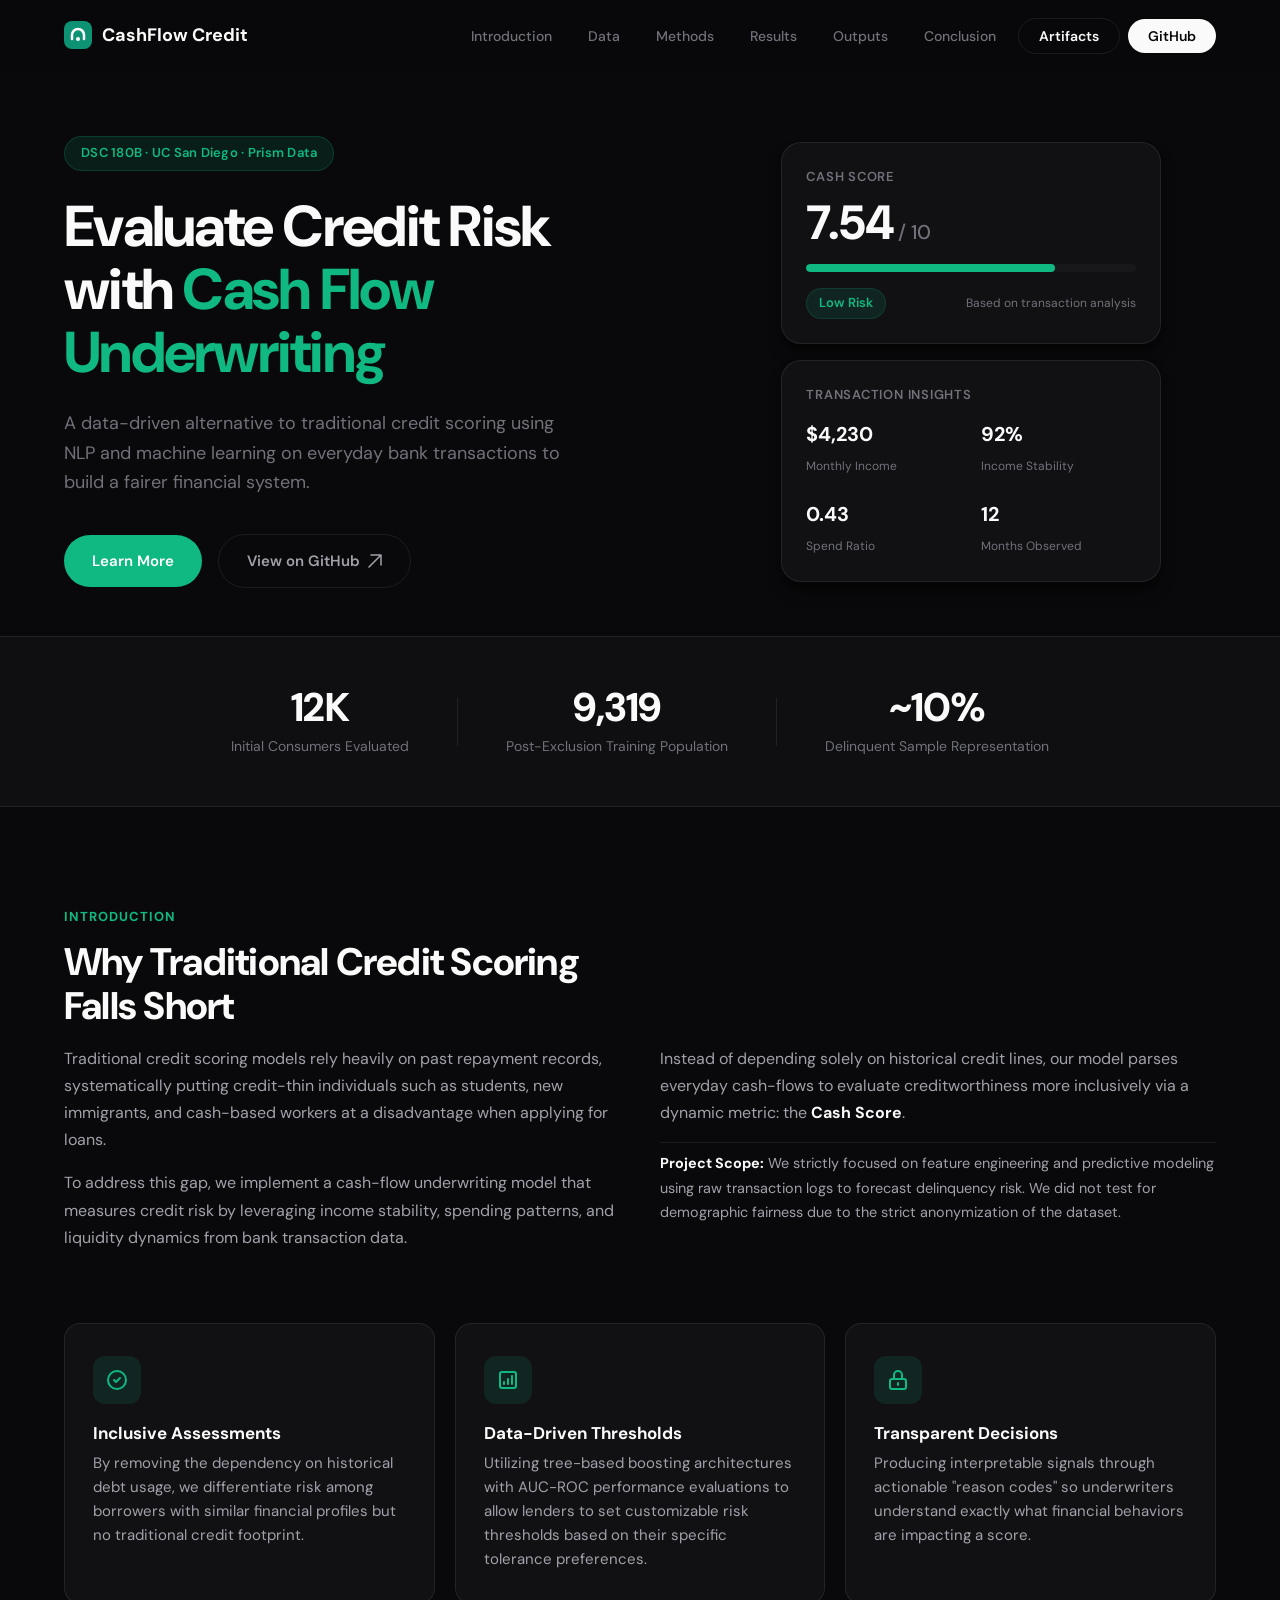
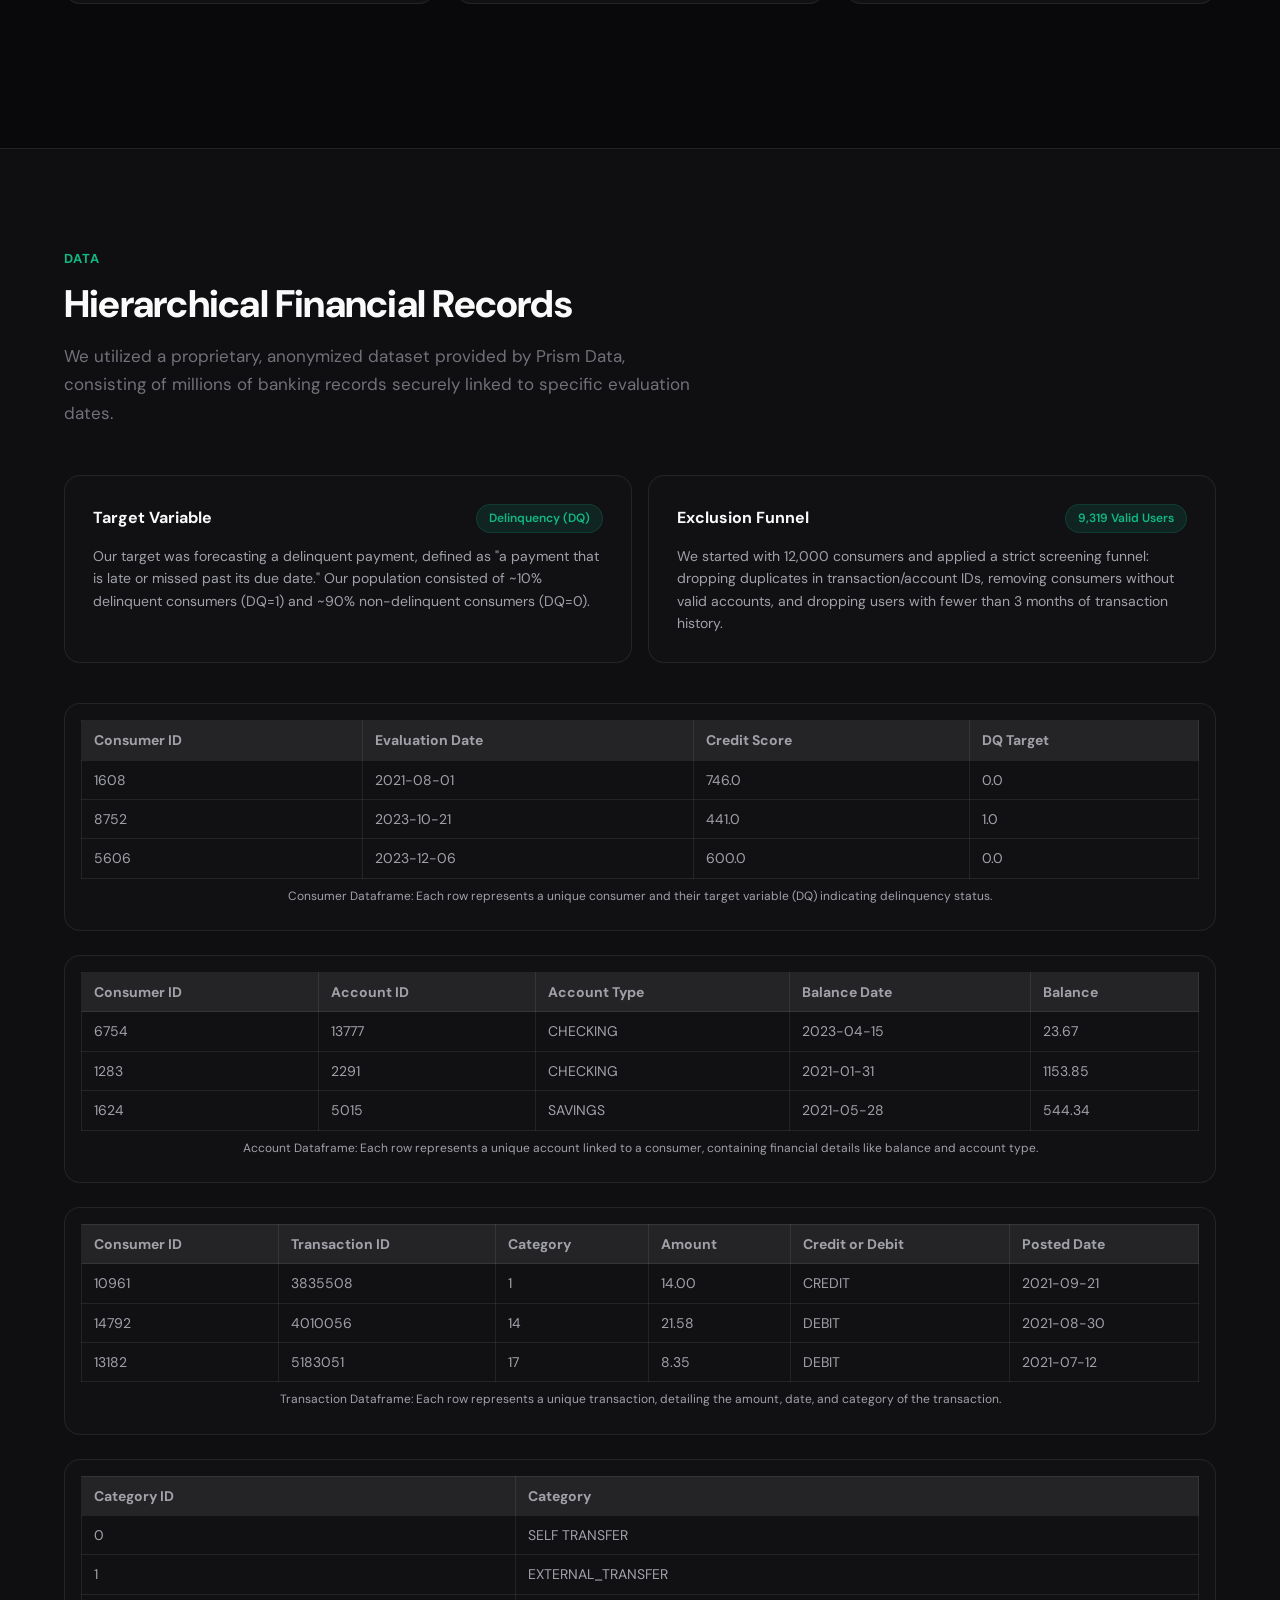
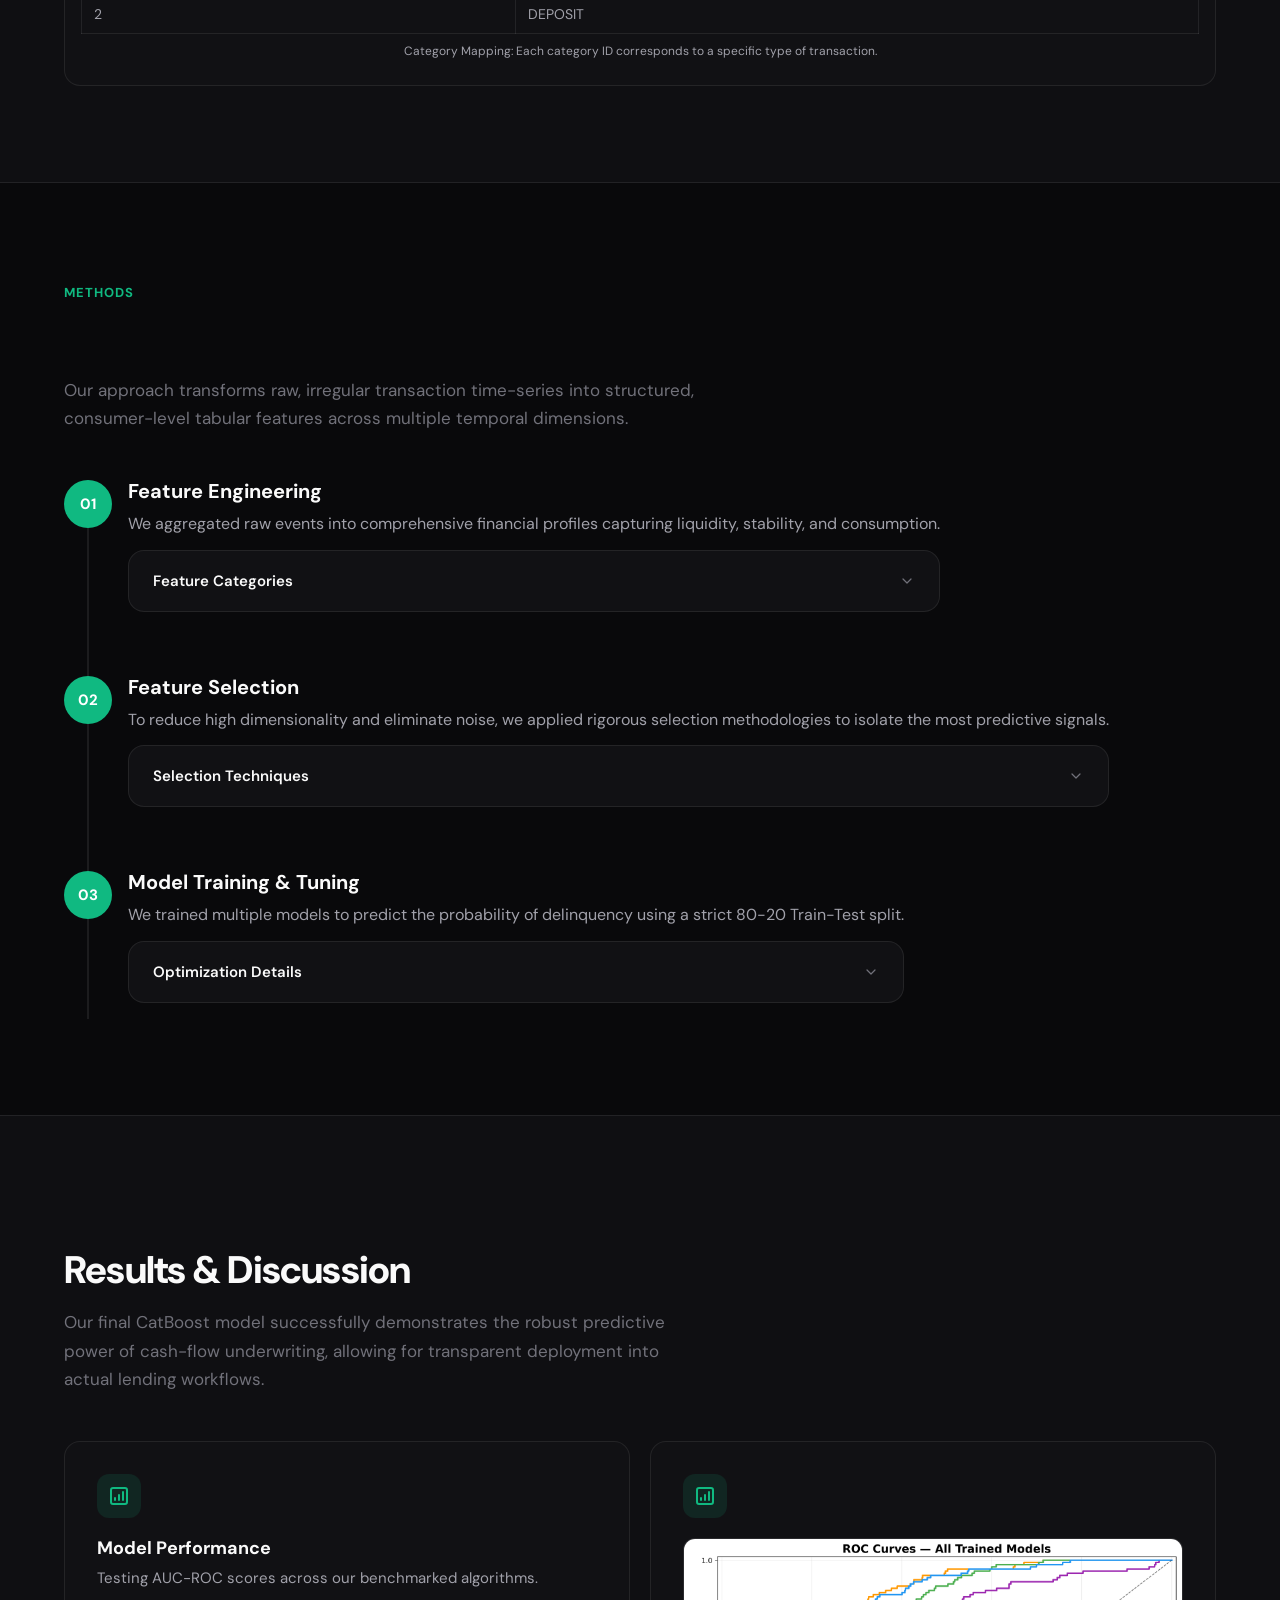
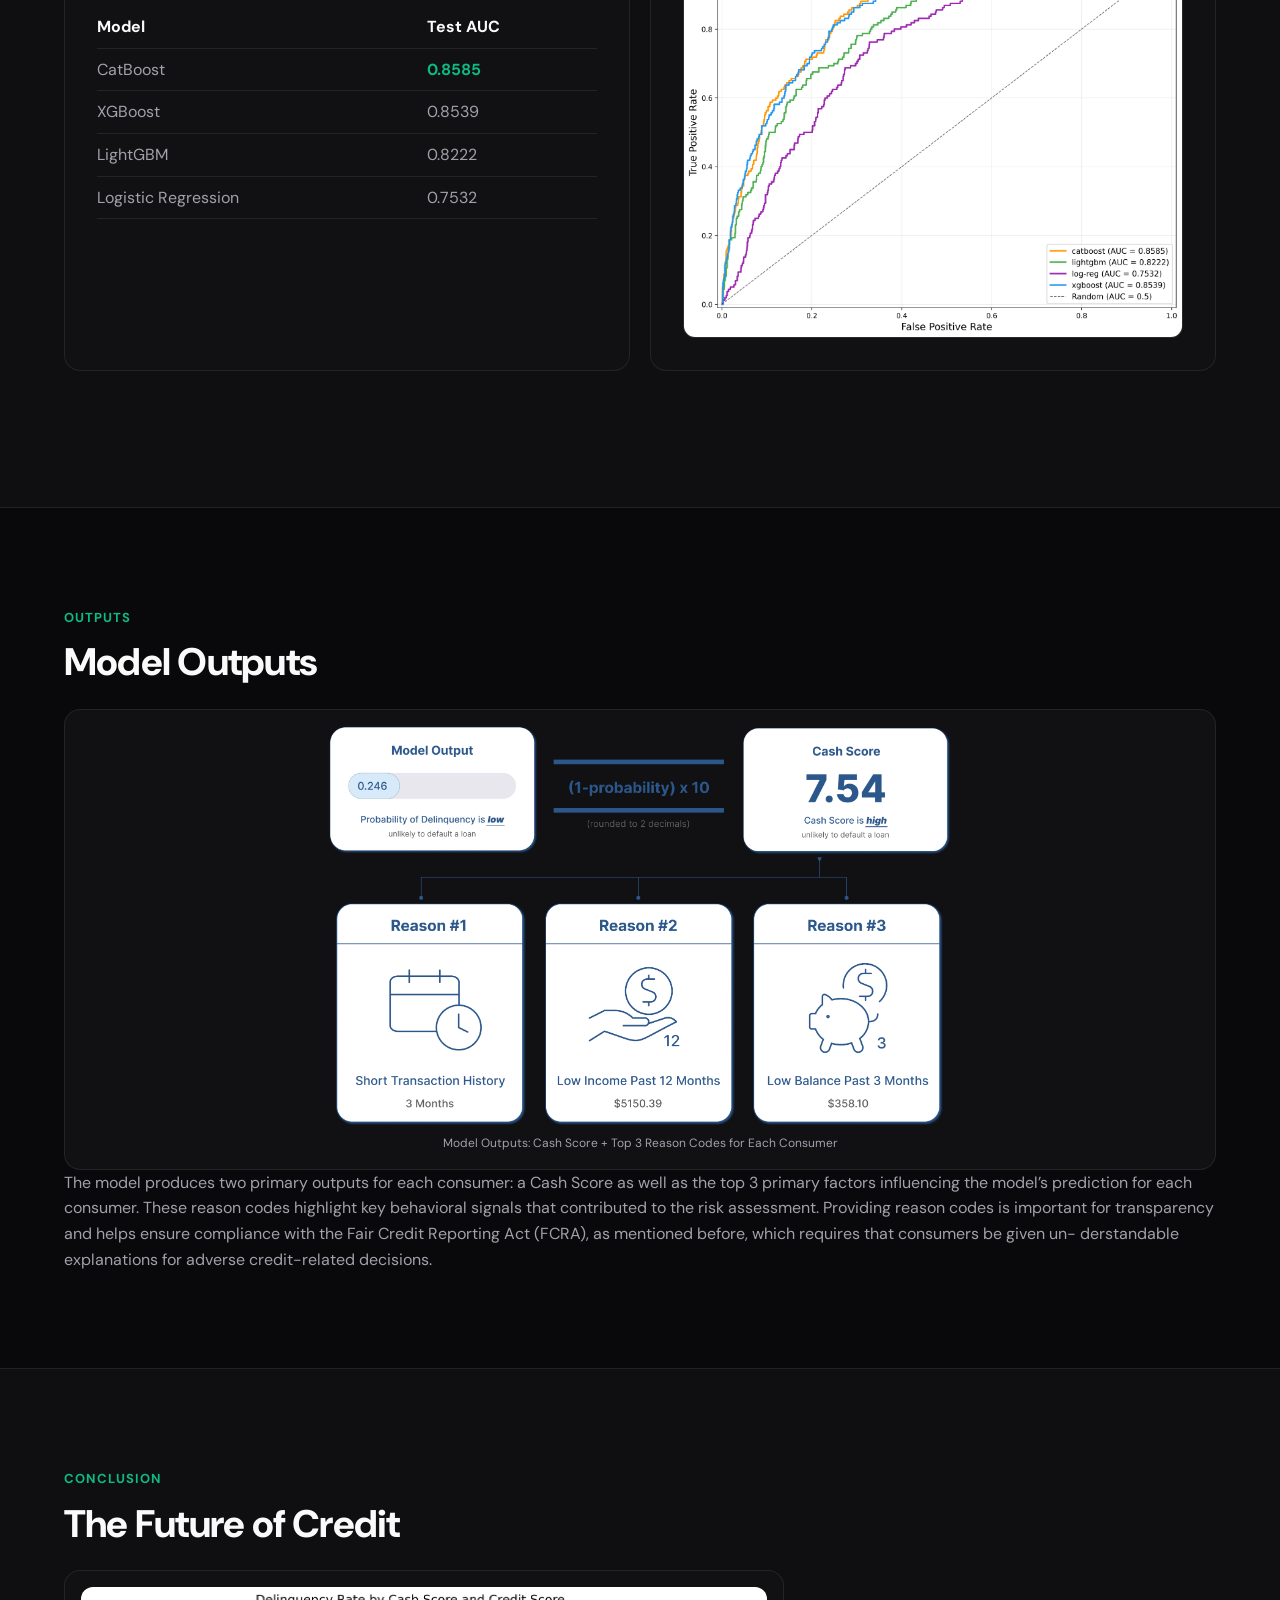
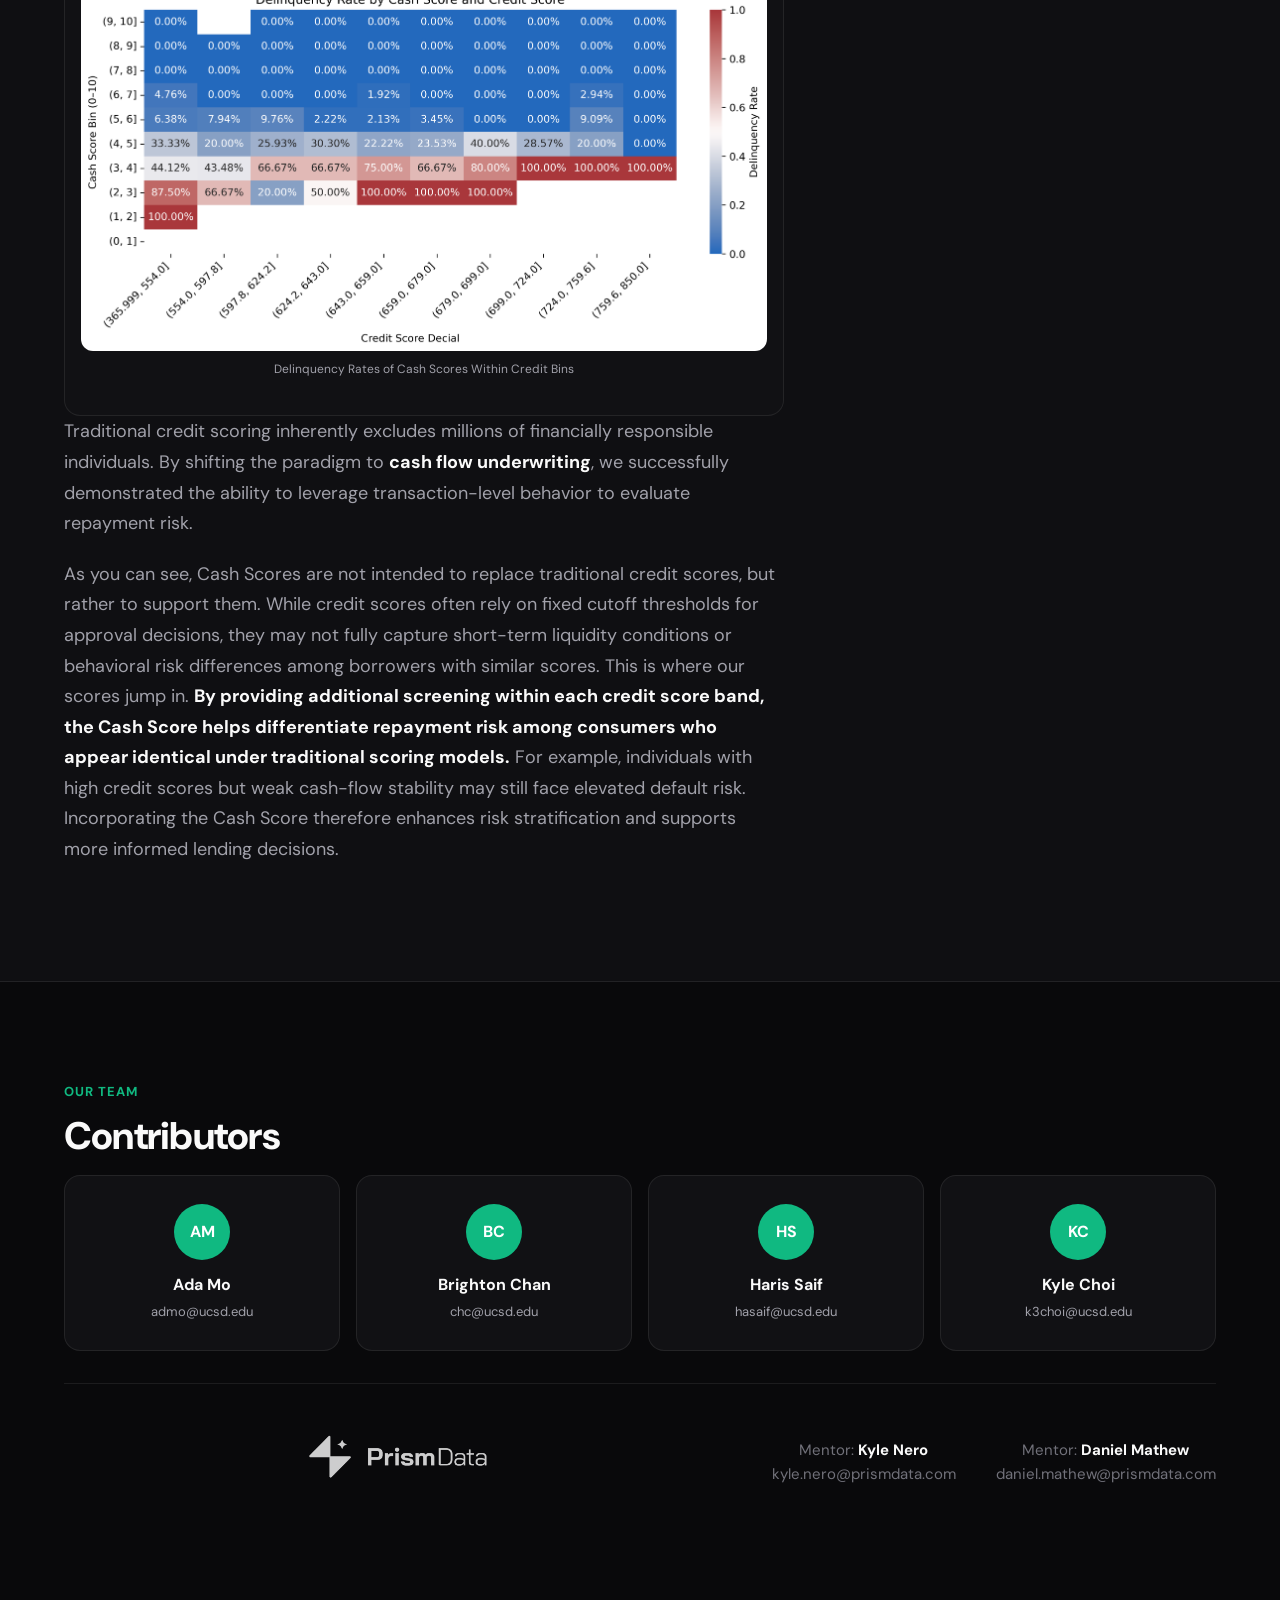
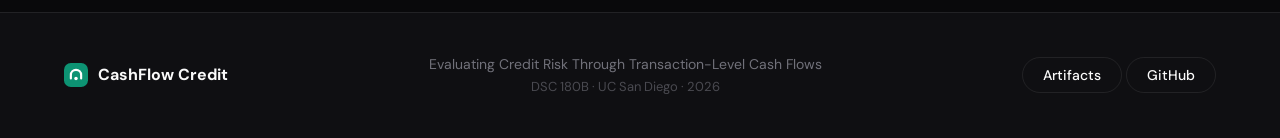
<file: docs/index.html>
<!DOCTYPE html>
<html lang="en">

<head>
    <meta charset="UTF-8" />
    <meta name="viewport" content="width=device-width, initial-scale=1.0" />
    <title>Cash Flow Credit Scoring | DSC 180B Capstone</title>
    <meta name="description"
        content="Evaluating Credit Risk Through Transaction-Level Cash Flows: a data-driven alternative to traditional scoring." />
    <link rel="preconnect" href="https://fonts.googleapis.com" />
    <link rel="preconnect" href="https://fonts.gstatic.com" crossorigin />
    <link
        href="https://fonts.googleapis.com/css2?family=DM+Sans:wght@400;500;600;700&family=Inter:wght@400;500;600;700;800&display=swap"
        rel="stylesheet" />
    <link rel="stylesheet" href="styles.css" />
</head>

<body>

    <nav class="nav" id="nav">
        <div class="nav-inner">
            <a href="#hero" class="nav-logo">
                <svg class="nav-logo-icon" width="28" height="28" viewBox="0 0 28 28" fill="none"
                    xmlns="http://www.w3.org/2000/svg">
                    <rect width="28" height="28" rx="8" fill="#0D9373" />
                    <path d="M8 18V14C8 10.6863 10.6863 8 14 8C17.3137 8 20 10.6863 20 14V18" stroke="white"
                        stroke-width="2.5" stroke-linecap="round" />
                    <circle cx="14" cy="18" r="2" fill="white" />
                </svg>
                <span>CashFlow Credit</span>
            </a>
            <button class="nav-toggle" id="navToggle" aria-label="Toggle navigation">
                <span></span>
                <span></span>
                <span></span>
            </button>
            <ul class="nav-links" id="navLinks">
                <li><a href="#introduction">Introduction</a></li>
                <li><a href="#data">Data</a></li>
                <li><a href="#methods">Methods</a></li>
                <li><a href="#results">Results</a></li>
                <li><a href="#outputs">Outputs</a></li>
                <li><a href="#conclusion">Conclusion</a></li>
                <li><a href="https://github.com/harisdsc/DSC180B-artifacts" target="_blank" rel="noopener noreferrer"
                        class="nav-cta"
                        style="background: transparent !important; color: var(--foreground) !important; border: 1px solid var(--border);">Artifacts</a>
                </li>
                <li><a href="https://github.com/harisdsc/DSC180B" target="_blank" rel="noopener noreferrer"
                        class="nav-cta">GitHub</a></li>
            </ul>
        </div>
    </nav>

    <section class="hero" id="hero">
        <div class="container hero-container">
            <div class="hero-left">
                <span class="badge">DSC 180B &middot; UC San Diego &middot; Prism Data</span>
                <h1 class="hero-title">
                    Evaluate Credit Risk<br />
                    with <span class="text-accent">Cash Flow<br />Underwriting</span>
                </h1>
                <p class="hero-subtitle">A data-driven alternative to traditional credit scoring using NLP and
                    machine learning on everyday bank transactions to build a fairer financial system.</p>
                <div class="hero-actions">
                    <a href="#introduction" class="btn btn-primary">Learn More</a>
                    <a href="https://github.com/harisdsc/DSC180B" target="_blank" rel="noopener noreferrer"
                        class="btn btn-ghost">View on GitHub <svg width="14" height="14" viewBox="0 0 14 14"
                            fill="none">
                            <path d="M1 13L13 1M13 1H3M13 1V11" stroke="currentColor" stroke-width="1.5"
                                stroke-linecap="round" stroke-linejoin="round" />
                        </svg></a>
                </div>
            </div>
            <div class="hero-right">
                <div class="hero-card-stack">
                    <div class="hero-card hero-card-score">
                        <div class="hero-card-label">Cash Score</div>
                        <div class="hero-card-score-row">
                            <span class="hero-card-number">7.54</span>
                            <span class="hero-card-out-of">/ 10</span>
                        </div>
                        <div class="hero-card-bar-track">
                            <div class="hero-card-bar-fill" style="width:75.4%"></div>
                        </div>
                        <div class="hero-card-bottom">
                            <span class="hero-card-status hero-card-status-good">Low Risk</span>
                            <span class="hero-card-detail">Based on transaction analysis</span>
                        </div>
                    </div>
                    <div class="hero-card hero-card-stats">
                        <div class="hero-card-label">Transaction Insights</div>
                        <div class="hero-card-stat-grid">
                            <div>
                                <span class="hero-stat-val">$4,230</span>
                                <span class="hero-stat-label">Monthly Income</span>
                            </div>
                            <div>
                                <span class="hero-stat-val">92%</span>
                                <span class="hero-stat-label">Income Stability</span>
                            </div>
                            <div>
                                <span class="hero-stat-val">0.43</span>
                                <span class="hero-stat-label">Spend Ratio</span>
                            </div>
                            <div>
                                <span class="hero-stat-val">12</span>
                                <span class="hero-stat-label">Months Observed</span>
                            </div>
                        </div>
                    </div>
                </div>
            </div>
        </div>
    </section>

    <section class="stats-banner">
        <div class="container">
            <div class="stats-row">
                <div class="stat-item">
                    <span class="stat-number">12K</span>
                    <span class="stat-label">Initial Consumers Evaluated</span>
                </div>
                <div class="stat-divider"></div>
                <div class="stat-item">
                    <span class="stat-number">9,319</span>
                    <span class="stat-label">Post-Exclusion Training Population</span>
                </div>
                <div class="stat-divider"></div>
                <div class="stat-item">
                    <span class="stat-number">~10%</span>
                    <span class="stat-label">Delinquent Sample Representation</span>
                </div>
            </div>
        </div>
    </section>

    <section class="section" id="introduction">
        <div class="container">
            <span class="section-tag">Introduction</span>
            <h2 class="section-title">Why Traditional Credit Scoring<br />Falls Short</h2>
            <div class="intro-grid">
                <div class="intro-text">
                    <p>Traditional credit scoring models rely heavily on past repayment records, systematically putting
                        credit-thin individuals such as students, new immigrants, and cash-based workers at a
                        disadvantage when applying for loans.</p>
                    <p>To address this gap, we implement a cash-flow underwriting model that measures credit risk by
                        leveraging income stability, spending patterns, and liquidity dynamics from bank transaction
                        data.</p>
                </div>
                <div class="intro-text">
                    <p>Instead of depending solely on historical credit lines, our model parses everyday cash-flows to
                        evaluate creditworthiness more inclusively via a dynamic metric: the <strong>Cash
                            Score</strong>.</p>
                    <p style="padding-top: 8px; border-top: 1px solid var(--border); font-size: 0.9rem;"><strong>Project
                            Scope:</strong> We strictly focused on feature engineering and predictive modeling using raw
                        transaction logs to forecast delinquency risk. We did not test for demographic fairness due to
                        the strict anonymization of the dataset.</p>
                </div>
            </div>

            <div class="feature-cards">
                <div class="feature-card">
                    <div class="feature-icon">
                        <svg width="24" height="24" viewBox="0 0 24 24" fill="none">
                            <path
                                d="M9 12L11 14L15 10M21 12C21 16.9706 16.9706 21 12 21C7.02944 21 3 16.9706 3 12C3 7.02944 7.02944 3 12 3C16.9706 3 21 7.02944 21 12Z"
                                stroke="currentColor" stroke-width="2" stroke-linecap="round" stroke-linejoin="round" />
                        </svg>
                    </div>
                    <h3>Inclusive Assessments</h3>
                    <p>By removing the dependency on historical debt usage, we differentiate risk among borrowers with
                        similar financial profiles but no traditional credit footprint.</p>
                </div>
                <div class="feature-card">
                    <div class="feature-icon">
                        <svg width="24" height="24" viewBox="0 0 24 24" fill="none">
                            <path
                                d="M16 8V16M12 11V16M8 14V16M6 20H18C19.1046 20 20 19.1046 20 18V6C20 4.89543 19.1046 4 18 4H6C4.89543 4 4 4.89543 4 6V18C4 19.1046 4.89543 20 6 20Z"
                                stroke="currentColor" stroke-width="2" stroke-linecap="round" stroke-linejoin="round" />
                        </svg>
                    </div>
                    <h3>Data-Driven Thresholds</h3>
                    <p>Utilizing tree-based boosting architectures with AUC-ROC performance evaluations to allow lenders
                        to set customizable risk thresholds based on their specific tolerance preferences.</p>
                </div>
                <div class="feature-card">
                    <div class="feature-icon">
                        <svg width="24" height="24" viewBox="0 0 24 24" fill="none">
                            <path
                                d="M12 15V17M6 21H18C19.1046 21 20 20.1046 20 19V13C20 11.8954 19.1046 11 18 11H6C4.89543 11 4 11.8954 4 13V19C4 20.1046 4.89543 21 6 21ZM16 11V7C16 4.79086 14.2091 3 12 3C9.79086 3 8 4.79086 8 7V11H16Z"
                                stroke="currentColor" stroke-width="2" stroke-linecap="round" stroke-linejoin="round" />
                        </svg>
                    </div>
                    <h3>Transparent Decisions</h3>
                    <p>Producing interpretable signals through actionable "reason codes" so underwriters understand
                        exactly what financial behaviors are impacting a score.</p>
                </div>
            </div>
        </div>
    </section>

    <section class="section section-tinted" id="data">
        <div class="container">
            <span class="section-tag">Data</span>
            <h2 class="section-title">Hierarchical Financial Records</h2>
            <p class="section-desc">We utilized a proprietary, anonymized dataset provided by Prism Data, consisting of
                millions of banking records securely linked to specific evaluation dates.</p>

            <div class="data-grid">
                <div class="data-card">
                    <div class="data-card-top">
                        <h3>Target Variable</h3>
                        <span class="pill">Delinquency (DQ)</span>
                    </div>
                    <p>Our target was forecasting a delinquent payment, defined as "a payment that is late or missed
                        past its due date." Our population consisted of ~10% delinquent consumers (DQ=1) and ~90%
                        non-delinquent consumers (DQ=0).</p>
                </div>
                <div class="data-card">
                    <div class="data-card-top">
                        <h3>Exclusion Funnel</h3>
                        <span class="pill">9,319 Valid Users</span>
                    </div>
                    <p>We started with 12,000 consumers and applied a strict screening funnel: dropping duplicates in
                        transaction/account IDs, removing consumers without valid accounts, and dropping users with
                        fewer than 3 months of transaction history.</p>
                </div>
            </div>

            <!-- <div
                style="margin-top: 24px; text-align: center; background: var(--background-card); padding: 16px; border: 1px solid var(--border); border-radius: var(--radius-lg);">
                <img src="image/Balance_Comparison.png"
                    alt="Running Balance Comparison Over Time: Delinquent vs Non-Delinquent"
                    style="max-height: 400px; margin: 0 auto; display: block; border-radius: var(--radius);">
            </div> -->
            <div
                style="margin-top: 24px; text-align: center; background: var(--background-card); padding: 16px; border: 1px solid var(--border); border-radius: var(--radius-lg); overflow-x: auto;">
                <table style="width: 100%; border-collapse: collapse; font-size: 14px; text-align: left;">
                    <caption
                        style="caption-side: bottom; padding: 8px; font-size: 12px; color: var(--text-muted); text-align: center;">
                        Consumer Dataframe: Each row represents a unique consumer and their target variable (DQ)
                        indicating delinquency status.
                    </caption>
                    <thead>
                        <tr style="background: var(--border);">
                            <th style="padding: 8px 12px; border: 1px solid var(--border);">Consumer ID</th>
                            <th style="padding: 8px 12px; border: 1px solid var(--border);">Evaluation Date</th>
                            <th style="padding: 8px 12px; border: 1px solid var(--border);">Credit Score</th>
                            <th style="padding: 8px 12px; border: 1px solid var(--border);">DQ Target</th>
                        </tr>
                    </thead>
                    <tbody>
                        <tr>
                            <td style="padding: 8px 12px; border: 1px solid var(--border);">1608</td>
                            <td style="padding: 8px 12px; border: 1px solid var(--border);">2021-08-01</td>
                            <td style="padding: 8px 12px; border: 1px solid var(--border);">746.0</td>
                            <td style="padding: 8px 12px; border: 1px solid var(--border);">0.0</td>
                        </tr>
                        <tr>
                            <td style="padding: 8px 12px; border: 1px solid var(--border);">8752</td>
                            <td style="padding: 8px 12px; border: 1px solid var(--border);">2023-10-21</td>
                            <td style="padding: 8px 12px; border: 1px solid var(--border);">441.0</td>
                            <td style="padding: 8px 12px; border: 1px solid var(--border);">1.0</td>
                        </tr>
                        <tr>
                            <td style="padding: 8px 12px; border: 1px solid var(--border);">5606</td>
                            <td style="padding: 8px 12px; border: 1px solid var(--border);">2023-12-06</td>
                            <td style="padding: 8px 12px; border: 1px solid var(--border);">600.0</td>
                            <td style="padding: 8px 12px; border: 1px solid var(--border);">0.0</td>
                        </tr>
                    </tbody>
                </table>
            </div>

            <div
                style="margin-top: 24px; text-align: center; background: var(--background-card); padding: 16px; border: 1px solid var(--border); border-radius: var(--radius-lg); overflow-x: auto;">
                <table style="width: 100%; border-collapse: collapse; font-size: 14px; text-align: left;">
                    <caption
                        style="caption-side: bottom; padding: 8px; font-size: 12px; color: var(--text-muted); text-align: center;">
                        Account Dataframe: Each row represents a unique account linked to a consumer, containing
                        financial details like balance and account type.
                    </caption>
                    <thead>
                        <tr style="background: var(--border);">
                            <th style="padding: 8px 12px; border: 1px solid var(--border);">Consumer ID</th>
                            <th style="padding: 8px 12px; border: 1px solid var(--border);">Account ID</th>
                            <th style="padding: 8px 12px; border: 1px solid var(--border);">Account Type</th>
                            <th style="padding: 8px 12px; border: 1px solid var(--border);">Balance Date</th>
                            <th style="padding: 8px 12px; border: 1px solid var(--border);">Balance</th>
                        </tr>
                    </thead>
                    <tbody>
                        <tr>
                            <td style="padding: 8px 12px; border: 1px solid var(--border);">6754</td>
                            <td style="padding: 8px 12px; border: 1px solid var(--border);">13777</td>
                            <td style="padding: 8px 12px; border: 1px solid var(--border);">CHECKING</td>
                            <td style="padding: 8px 12px; border: 1px solid var(--border);">2023-04-15</td>
                            <td style="padding: 8px 12px; border: 1px solid var(--border);">23.67</td>
                        </tr>
                        <tr>
                            <td style="padding: 8px 12px; border: 1px solid var(--border);">1283</td>
                            <td style="padding: 8px 12px; border: 1px solid var(--border);">2291</td>
                            <td style="padding: 8px 12px; border: 1px solid var(--border);">CHECKING</td>
                            <td style="padding: 8px 12px; border: 1px solid var(--border);">2021-01-31</td>
                            <td style="padding: 8px 12px; border: 1px solid var(--border);">1153.85</td>
                        </tr>
                        <tr>
                            <td style="padding: 8px 12px; border: 1px solid var(--border);">1624</td>
                            <td style="padding: 8px 12px; border: 1px solid var(--border);">5015</td>
                            <td style="padding: 8px 12px; border: 1px solid var(--border);">SAVINGS</td>
                            <td style="padding: 8px 12px; border: 1px solid var(--border);">2021-05-28</td>
                            <td style="padding: 8px 12px; border: 1px solid var(--border);">544.34</td>
                        </tr>
                    </tbody>
                </table>
            </div>

            <div
                style="margin-top: 24px; text-align: center; background: var(--background-card); padding: 16px; border: 1px solid var(--border); border-radius: var(--radius-lg); overflow-x: auto;">
                <table style="width: 100%; border-collapse: collapse; font-size: 14px; text-align: left;">
                    <caption
                        style="caption-side: bottom; padding: 8px; font-size: 12px; color: var(--text-muted); text-align: center;">
                        Transaction Dataframe: Each row represents a unique transaction, detailing the amount, date, and
                        category of the transaction.
                    </caption>
                    <thead>
                        <tr style="background: var(--border);">
                            <th style="padding: 8px 12px; border: 1px solid var(--border);">Consumer ID</th>
                            <th style="padding: 8px 12px; border: 1px solid var(--border);">Transaction ID</th>
                            <th style="padding: 8px 12px; border: 1px solid var(--border);">Category</th>
                            <th style="padding: 8px 12px; border: 1px solid var(--border);">Amount</th>
                            <th style="padding: 8px 12px; border: 1px solid var(--border);">Credit or Debit</th>
                            <th style="padding: 8px 12px; border: 1px solid var(--border);">Posted Date</th>
                        </tr>
                    </thead>
                    <tbody>
                        <tr>
                            <td style="padding: 8px 12px; border: 1px solid var(--border);">10961</td>
                            <td style="padding: 8px 12px; border: 1px solid var(--border);">3835508</td>
                            <td style="padding: 8px 12px; border: 1px solid var(--border);">1</td>
                            <td style="padding: 8px 12px; border: 1px solid var(--border);">14.00</td>
                            <td style="padding: 8px 12px; border: 1px solid var(--border);">CREDIT</td>
                            <td style="padding: 8px 12px; border: 1px solid var(--border);">2021-09-21</td>
                        </tr>
                        <tr>
                            <td style="padding: 8px 12px; border: 1px solid var(--border);">14792</td>
                            <td style="padding: 8px 12px; border: 1px solid var(--border);">4010056</td>
                            <td style="padding: 8px 12px; border: 1px solid var(--border);">14</td>
                            <td style="padding: 8px 12px; border: 1px solid var(--border);">21.58</td>
                            <td style="padding: 8px 12px; border: 1px solid var(--border);">DEBIT</td>
                            <td style="padding: 8px 12px; border: 1px solid var(--border);">2021-08-30</td>
                        </tr>
                        <tr>
                            <td style="padding: 8px 12px; border: 1px solid var(--border);">13182</td>
                            <td style="padding: 8px 12px; border: 1px solid var(--border);">5183051</td>
                            <td style="padding: 8px 12px; border: 1px solid var(--border);">17</td>
                            <td style="padding: 8px 12px; border: 1px solid var(--border);">8.35</td>
                            <td style="padding: 8px 12px; border: 1px solid var(--border);">DEBIT</td>
                            <td style="padding: 8px 12px; border: 1px solid var(--border);">2021-07-12</td>
                        </tr>
                    </tbody>
                </table>
            </div>

            <div
                style="margin-top: 24px; text-align: center; background: var(--background-card); padding: 16px; border: 1px solid var(--border); border-radius: var(--radius-lg); overflow-x: auto;">
                <table style="width: 100%; border-collapse: collapse; font-size: 14px; text-align: left;">
                    <caption
                        style="caption-side: bottom; padding: 8px; font-size: 12px; color: var(--text-muted); text-align: center;">
                        Category Mapping: Each category ID corresponds to a specific type of transaction.
                    </caption>
                    <thead>
                        <tr style="background: var(--border);">
                            <th style="padding: 8px 12px; border: 1px solid var(--border);">Category ID</th>
                            <th style="padding: 8px 12px; border: 1px solid var(--border);">Category</th>
                        </tr>
                    </thead>
                    <tbody>
                        <tr>
                            <td style="padding: 8px 12px; border: 1px solid var(--border);">0</td>
                            <td style="padding: 8px 12px; border: 1px solid var(--border);">SELF TRANSFER</td>
                        </tr>
                        <tr>
                            <td style="padding: 8px 12px; border: 1px solid var(--border);">1</td>
                            <td style="padding: 8px 12px; border: 1px solid var(--border);">EXTERNAL_TRANSFER</td>
                        </tr>
                        <tr>
                            <td style="padding: 8px 12px; border: 1px solid var(--border);">2</td>
                            <td style="padding: 8px 12px; border: 1px solid var(--border);">DEPOSIT</td>
                        </tr>
                    </tbody>
                </table>
            </div>
        </div>
    </section>

    <section class="section" id="methods">
        <div class="container">
            <span class="section-tag">Methods</span>
            <h2 class="section-title">Data Wrangling & Feature Engineering</h2>
            <p class="section-desc">Our approach transforms raw, irregular transaction time-series into structured,
                consumer-level tabular features across multiple temporal dimensions.</p>

            <div class="pipeline">
                <div class="pipeline-step">
                    <div class="pipeline-marker">
                        <span class="pipeline-num">01</span>
                    </div>
                    <div class="pipeline-content">
                        <h3>Feature Engineering</h3>
                        <p>We aggregated raw events into comprehensive financial profiles capturing liquidity,
                            stability, and consumption.</p>
                        <details class="accordion accordion-sm">
                            <summary class="accordion-trigger">
                                <span>Feature Categories</span>
                                <svg class="accordion-chevron" width="16" height="16" viewBox="0 0 20 20" fill="none">
                                    <path d="M5 7.5L10 12.5L15 7.5" stroke="currentColor" stroke-width="1.5"
                                        stroke-linecap="round" stroke-linejoin="round" />
                                </svg>
                            </summary>
                            <div class="accordion-content">
                                <ul>
                                    <li><strong>Income Features (Inflow stability):</strong> Monthly income, income
                                        volatility, source count, regularity, recency across 1, 3, 6, and 12-month
                                        windows.</li>
                                    <li><strong>Income-to-Spending Ratio Features (Consumption burden):</strong>
                                        Category ratios, multi-window summaries (1/3/6/9m), and income-adjusted
                                        intensity.</li>
                                    <li><strong>Balance Features (Liquidity trajectory):</strong> Reconstructed running
                                        balance series, volatility, drawdowns, trend slopes, and overdraft flags.</li>
                                    <li><strong>Account Features (Resource composition):</strong> Total/avg balances,
                                        account diversity, dispersion, negative exposure, and wealth tiers.</li>
                                    <li><strong>Temporal Behavior Features (Financial regularity):</strong> Weekday
                                        spending habits, bill-cycle timing (day-of-month), transaction periodicity,
                                        spectral stability (CWT).</li>
                                </ul>
                            </div>
                        </details>
                    </div>
                </div>

                <div class="pipeline-step">
                    <div class="pipeline-marker">
                        <span class="pipeline-num">02</span>
                    </div>
                    <div class="pipeline-content">
                        <h3>Feature Selection</h3>
                        <p>To reduce high dimensionality and eliminate noise, we applied rigorous selection
                            methodologies to isolate the most predictive signals.</p>
                        <details class="accordion accordion-sm">
                            <summary class="accordion-trigger">
                                <span>Selection Techniques</span>
                                <svg class="accordion-chevron" width="16" height="16" viewBox="0 0 20 20" fill="none">
                                    <path d="M5 7.5L10 12.5L15 7.5" stroke="currentColor" stroke-width="1.5"
                                        stroke-linecap="round" stroke-linejoin="round" />
                                </svg>
                            </summary>
                            <div class="accordion-content">
                                <ul>
                                    <li><strong>L1-Lasso Regularization:</strong> Drove weights of less predictive
                                        features to zero.</li>
                                    <li><strong>Feature Importance:</strong> Retained the top 50 features with the
                                        largest importance weights.</li>
                                    <li><strong>Max_Features Hyperparameter:</strong> Utilized embedded feature
                                        selection directly within tree models.</li>
                                    <li><strong>Zero-Variance Elimination:</strong> Automatically removed features
                                        containing zero-variance.</li>
                                    <li><strong>Collinearity Screening:</strong> Dropped highly correlating redundant
                                        features (>0.85).</li>
                                    <li><strong>Manual Inspection:</strong> Manually picked out and removed certain
                                        uninterpretable features to preserve reason-code clarity.</li>
                                </ul>
                            </div>
                        </details>
                    </div>
                </div>

                <div class="pipeline-step">
                    <div class="pipeline-marker">
                        <span class="pipeline-num">03</span>
                    </div>
                    <div class="pipeline-content">
                        <h3>Model Training & Tuning</h3>
                        <p>We trained multiple models to predict the probability of delinquency using a strict 80-20
                            Train-Test split.</p>
                        <details class="accordion accordion-sm">
                            <summary class="accordion-trigger">
                                <span>Optimization Details</span>
                                <svg class="accordion-chevron" width="16" height="16" viewBox="0 0 20 20" fill="none">
                                    <path d="M5 7.5L10 12.5L15 7.5" stroke="currentColor" stroke-width="1.5"
                                        stroke-linecap="round" stroke-linejoin="round" />
                                </svg>
                            </summary>
                            <div class="accordion-content">
                                <p>We utilized <strong>Optuna</strong> for comprehensive hyper-parameter tuning across
                                    our gradient-boosted decision trees (XGBoost, LightGBM) and evaluated baseline
                                    Logistic Regression models.</p>
                                <p>Because our target labels were highly skewed (~10% DQ), we explicitly avoided using
                                    standard accuracy as a metric. We utilized specific Imbalanced Data Handling
                                    techniques (such as <code>scale_pos_weight</code> and balanced class weights) and
                                    strictly evaluated model performance using <strong>AUC-ROC</strong>.</p>
                            </div>
                        </details>
                    </div>
                </div>
            </div>
        </div>
    </section>

    <section class="section section-tinted" id="results">
        <div class="container">
            <span class="section-tag">Results</span>
            <h2 class="section-title">Results &amp; Discussion</h2>
            <p class="section-desc">Our final CatBoost model successfully demonstrates the robust predictive power of
                cash-flow underwriting, allowing for transparent deployment into actual lending workflows.</p>

            <div class="results-grid">
                <div class="result-card">
                    <div class="result-card-icon">
                        <svg width="24" height="24" viewBox="0 0 24 24" fill="none">
                            <path
                                d="M16 8V16M12 11V16M8 14V16M6 20H18C19.1046 20 20 19.1046 20 18V6C20 4.89543 19.1046 4 18 4H6C4.89543 4 4 4.89543 4 6V18C4 19.1046 4.89543 20 6 20Z"
                                stroke="currentColor" stroke-width="2" stroke-linecap="round" stroke-linejoin="round" />
                        </svg>
                    </div>
                    <h3>Model Performance</h3>
                    <p>Testing AUC-ROC scores across our benchmarked algorithms.</p>
                    <table style="width:100%; text-align:left; border-collapse: collapse; margin-top:10px;">
                        <tr style="border-bottom: 1px solid var(--border);">
                            <th style="padding-bottom:8px; color:var(--foreground);">Model</th>
                            <th style="padding-bottom:8px; color:var(--foreground);">Test AUC</th>
                        </tr>
                        <tr style="border-bottom: 1px solid var(--border);">
                            <td style="padding:8px 0;">CatBoost</td>
                            <td style="padding:8px 0; color:var(--accent); font-weight:bold;">0.8585</td>
                        </tr>
                        <tr style="border-bottom: 1px solid var(--border);">
                            <td style="padding:8px 0;">XGBoost</td>
                            <td style="padding:8px 0;">0.8539</td>
                        </tr>
                        <tr style="border-bottom: 1px solid var(--border);">
                            <td style="padding:8px 0;">LightGBM</td>
                            <td style="padding:8px 0;">0.8222</td>
                        </tr>
                        <tr style="border-bottom: 1px solid var(--border);">
                            <td style="padding:8px 0;">Logistic Regression</td>
                            <td style="padding:8px 0;">0.7532</td>
                        </tr>
                    </table>
                </div>
                <div class="result-card">
                <div class="result-card-icon">
                    <svg width="24" height="24" viewBox="0 0 24 24" fill="none">
                        <path
                            d="M16 8V16M12 11V16M8 14V16M6 20H18C19.1046 20 20 19.1046 20 18V6C20 4.89543 19.1046 4 18 4H6C4.89543 4 4 4.89543 4 6V18C4 19.1046 4.89543 20 6 20Z"
                            stroke="currentColor" stroke-width="2" stroke-linecap="round" stroke-linejoin="round" />
                    </svg>
                </div>
                    <div
                        style="background: var(--background-muted); border-radius: var(--radius); border: 1px solid var(--border); overflow: hidden;">
                        <img src="image/roc_curves.png"
                            alt="Production Outputs: Model output translates via (1-probability)x10 to a Cash Score of 7.54, accompanied by top 3 Reason Codes."
                            style="width: 100%; display: block;">
                    </div>
                </div>
            </div>
        </div>
    </section>

    <section class="section" id="outputs">
        <div class="container">
            <span class="section-tag">Outputs</span>
            <h2 class="section-title">Model Outputs</h2>

            <div
                style="margin-top: 24px; text-align: center; background: var(--background-card); padding: 16px; border: 1px solid var(--border); border-radius: var(--radius-lg);">
                <img src="image/model products.png"
                    alt="Model Outputs: cash score + top 3 reasons influencing the model’s prediction for each consumer"
                    style="max-height: 400px; margin: 0 auto; display: block; border-radius: var(--radius);">
                <p style="margin-top: 8px; font-size: 12px; color: var(--text-muted); text-align: center;">
                    Model Outputs: Cash Score + Top 3 Reason Codes for Each Consumer
                </p>
            </div>
            <p> The model produces two primary outputs for each consumer: a Cash Score as well as the
                top 3 primary factors influencing the model’s prediction for each consumer. These reason
                codes highlight key behavioral signals that contributed to the risk assessment. Providing
                reason codes is important for transparency and helps ensure compliance with the Fair Credit
                Reporting Act (FCRA), as mentioned before, which requires that consumers be given un-
                derstandable explanations for adverse credit-related decisions.</p>

        </div>
    </section>

    <section class="section section-tinted" id="conclusion">
        <div class="container">
            <div class="conclusion-block">
                <span class="section-tag">Conclusion</span>
                <h2 class="section-title">The Future of Credit</h2>
                <div
                    style="margin-top: 24px; text-align: center; background: var(--background-card); padding: 16px; border: 1px solid var(--border); border-radius: var(--radius-lg);">
                    <img src="image/heatmap.png"
                        alt="Heat map of delinquency rates by Cash Score and Credit Score bins, showing delinquency patterns differing within Credit Score bands."
                        style="max-height: 400px; margin: 0 auto; display: block; border-radius: var(--radius);">
                    <p style="margin-top: 8px; font-size: 12px; color: var(--text-muted); text-align: center;">
                        Delinquency Rates of Cash Scores Within Credit Bins
                    </p>
                </div>
                <p>Traditional credit scoring inherently excludes millions of financially responsible individuals. By
                    shifting the paradigm to <strong>cash flow underwriting</strong>, we successfully demonstrated the
                    ability to leverage transaction-level behavior to evaluate repayment risk.</p>
                <p>As you can see, Cash Scores are not intended to replace traditional credit scores, but rather
                    to support them. While credit scores often rely on fixed cutoff thresholds for approval
                    decisions, they may not fully capture short-term liquidity conditions or behavioral risk differences
                    among borrowers with similar scores. This is where our scores jump in. <strong>By providing additional
                    screening within each credit score band, the Cash Score helps differentiate repayment risk among
                    consumers who appear identical under traditional scoring models.</strong> For example, individuals with high
                    credit scores but weak cash-flow stability may still face elevated default risk. Incorporating the
                    Cash Score therefore enhances risk stratification and supports more informed lending decisions.</p>
            </div>
        </div>
    </section>

    <section class="section" id="team">
        <div class="container">
            <span class="section-tag">Our Team</span>
            <h2 class="section-title">Contributors</h2>
            <div class="team-grid">
                <div class="team-card">
                    <div class="team-avatar">AM</div>
                    <h3>Ada Mo</h3>
                    <p>admo@ucsd.edu</p>
                </div>
                <div class="team-card">
                    <div class="team-avatar">BC</div>
                    <h3>Brighton Chan</h3>
                    <p>chc@ucsd.edu</p>
                </div>
                <div class="team-card">
                    <div class="team-avatar">HS</div>
                    <h3>Haris Saif</h3>
                    <p>hasaif@ucsd.edu</p>
                </div>
                <div class="team-card">
                    <div class="team-avatar">KC</div>
                    <h3>Kyle Choi</h3>
                    <p>k3choi@ucsd.edu</p>
                </div>
            </div>
            <div class="mentors-row"
                style="margin-top: 32px; padding-top: 24px; border-top: 1px solid var(--border); display: flex; align-items: center; justify-content: center; gap: 40px; flex-wrap: wrap;">
                <img src="image/prism_logo_trans.png" alt="Prism Data"
                    style="height: 100px; filter: brightness(0) invert(1); opacity: 0.8; margin: 0 auto 8px;">
                <div>
                    <p>Mentor: <strong>Kyle Nero</strong><br>kyle.nero@prismdata.com</p>
                </div>
                <div>
                    <p>Mentor: <strong>Daniel Mathew</strong><br>daniel.mathew@prismdata.com</p>
                </div>
            </div>
        </div>
    </section>

    <footer class="footer">
        <div class="container footer-inner">
            <div class="footer-brand">
                <svg class="footer-logo-icon" width="24" height="24" viewBox="0 0 28 28" fill="none"
                    xmlns="http://www.w3.org/2000/svg">
                    <rect width="28" height="28" rx="8" fill="#0D9373" />
                    <path d="M8 18V14C8 10.6863 10.6863 8 14 8C17.3137 8 20 10.6863 20 14V18" stroke="white"
                        stroke-width="2.5" stroke-linecap="round" />
                    <circle cx="14" cy="18" r="2" fill="white" />
                </svg>
                <span>CashFlow Credit</span>
            </div>
            <div class="footer-center">
                <p>Evaluating Credit Risk Through Transaction-Level Cash Flows</p>
                <p class="footer-sub">DSC 180B &middot; UC San Diego &middot; 2026</p>
            </div>
            <div class="footer-links">
                <a href="https://github.com/harisdsc/DSC180B-artifacts" target="_blank"
                    rel="noopener noreferrer">Artifacts</a>
                <a href="https://github.com/harisdsc/DSC180B" target="_blank" rel="noopener noreferrer">GitHub</a>
            </div>
        </div>
    </footer>

    <script src="script.js"></script>
</body>

</html>
</file>
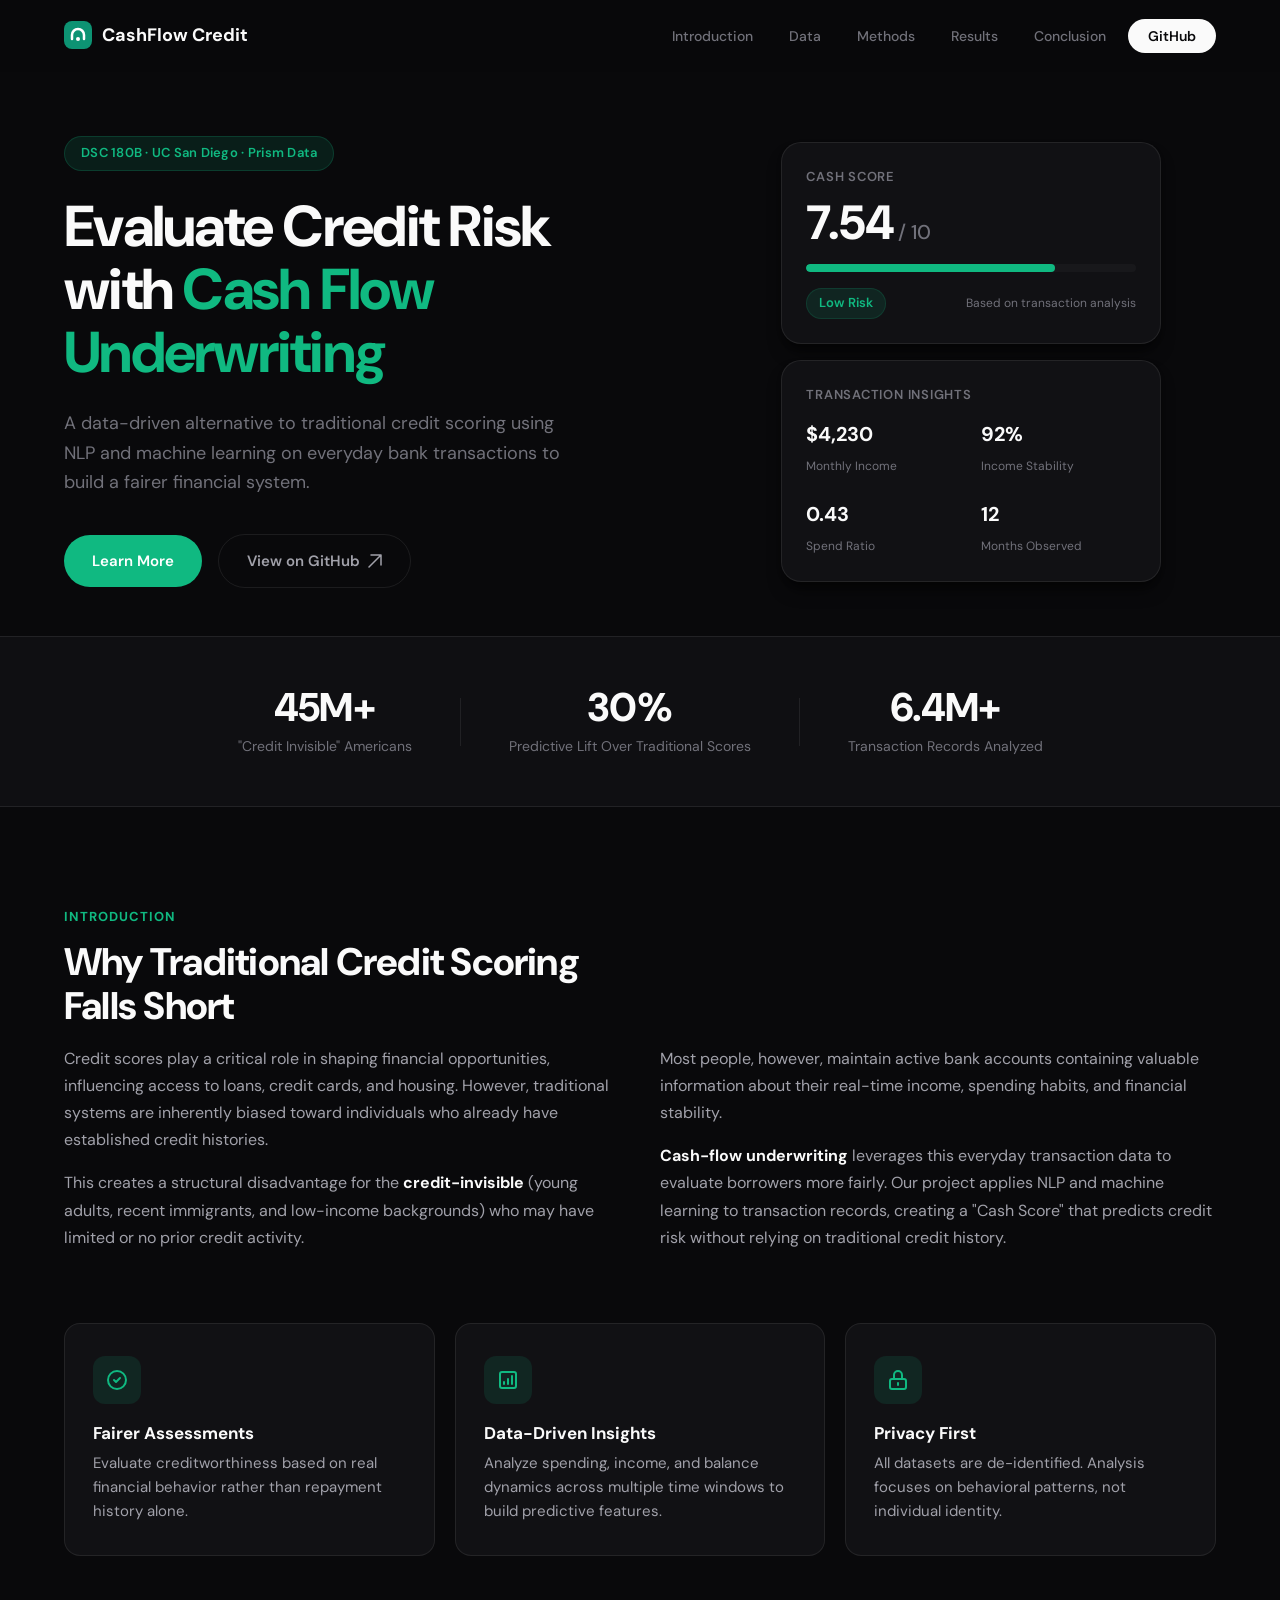
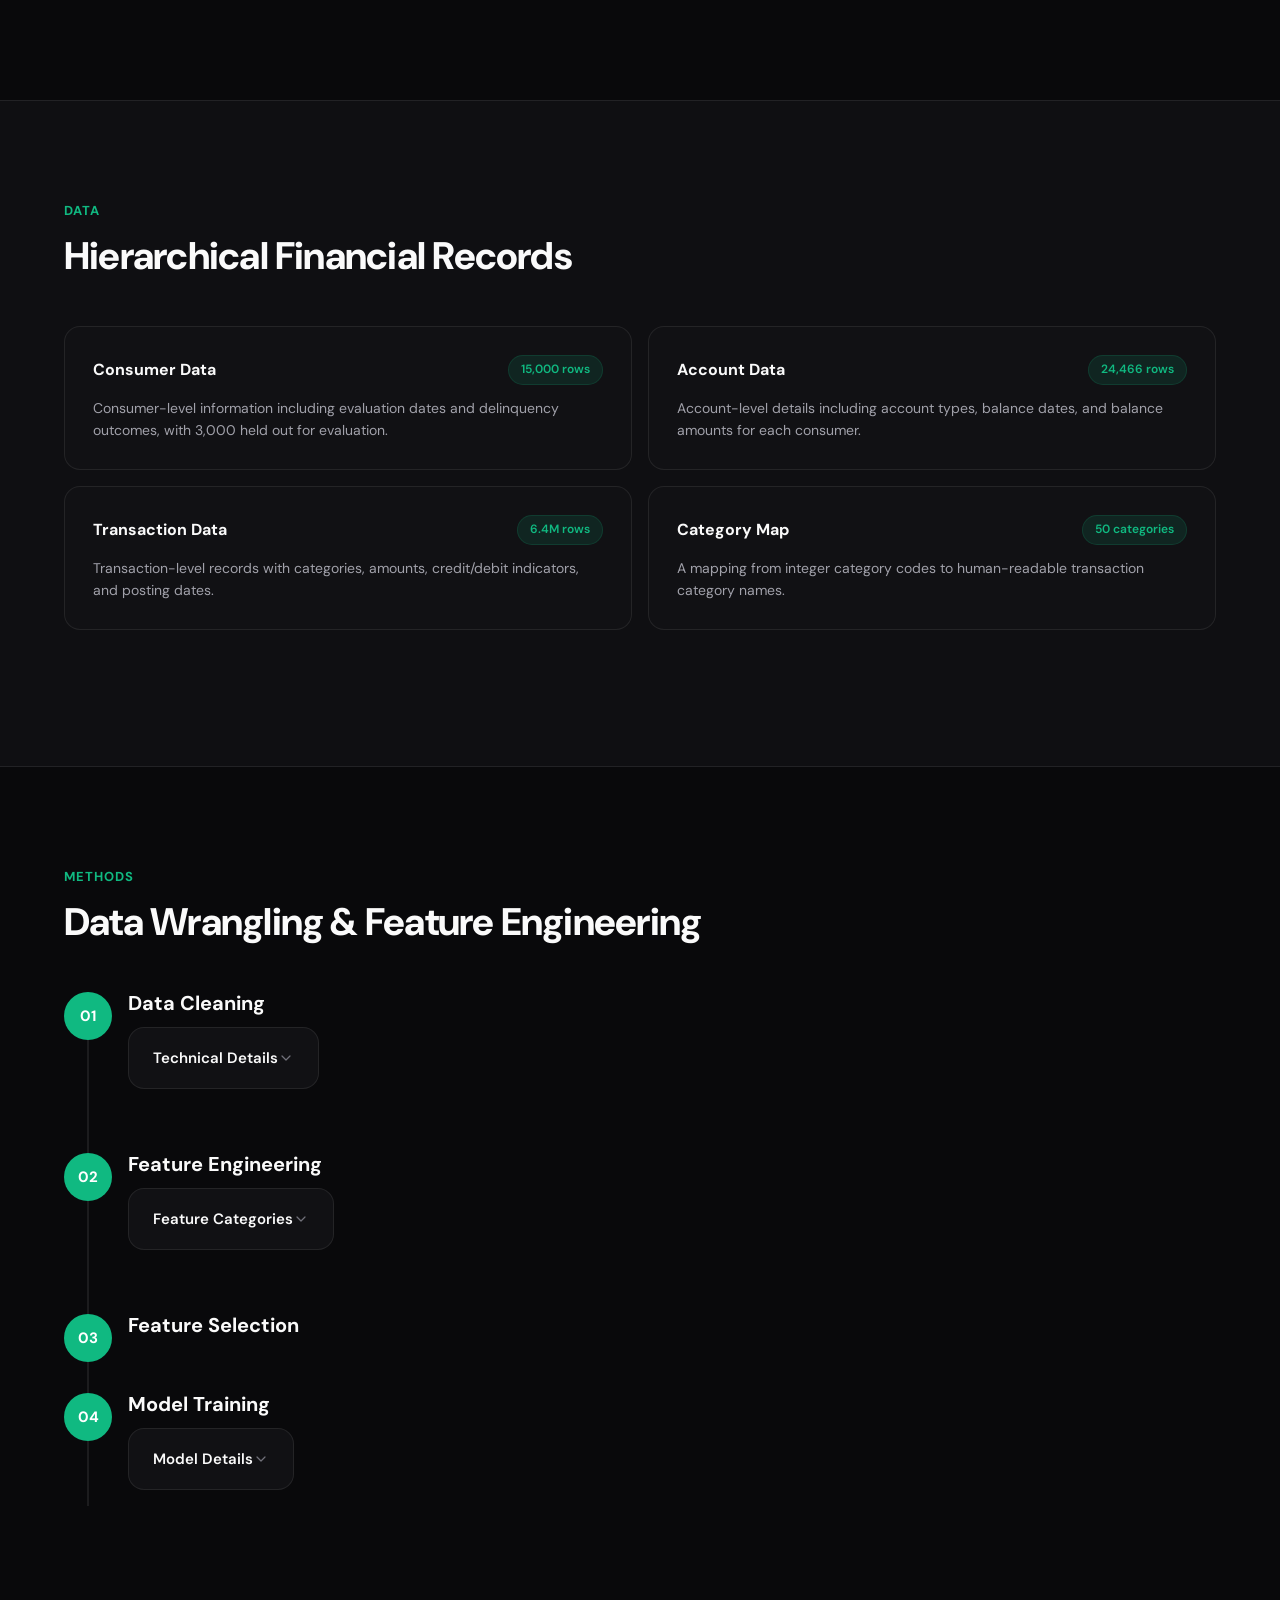
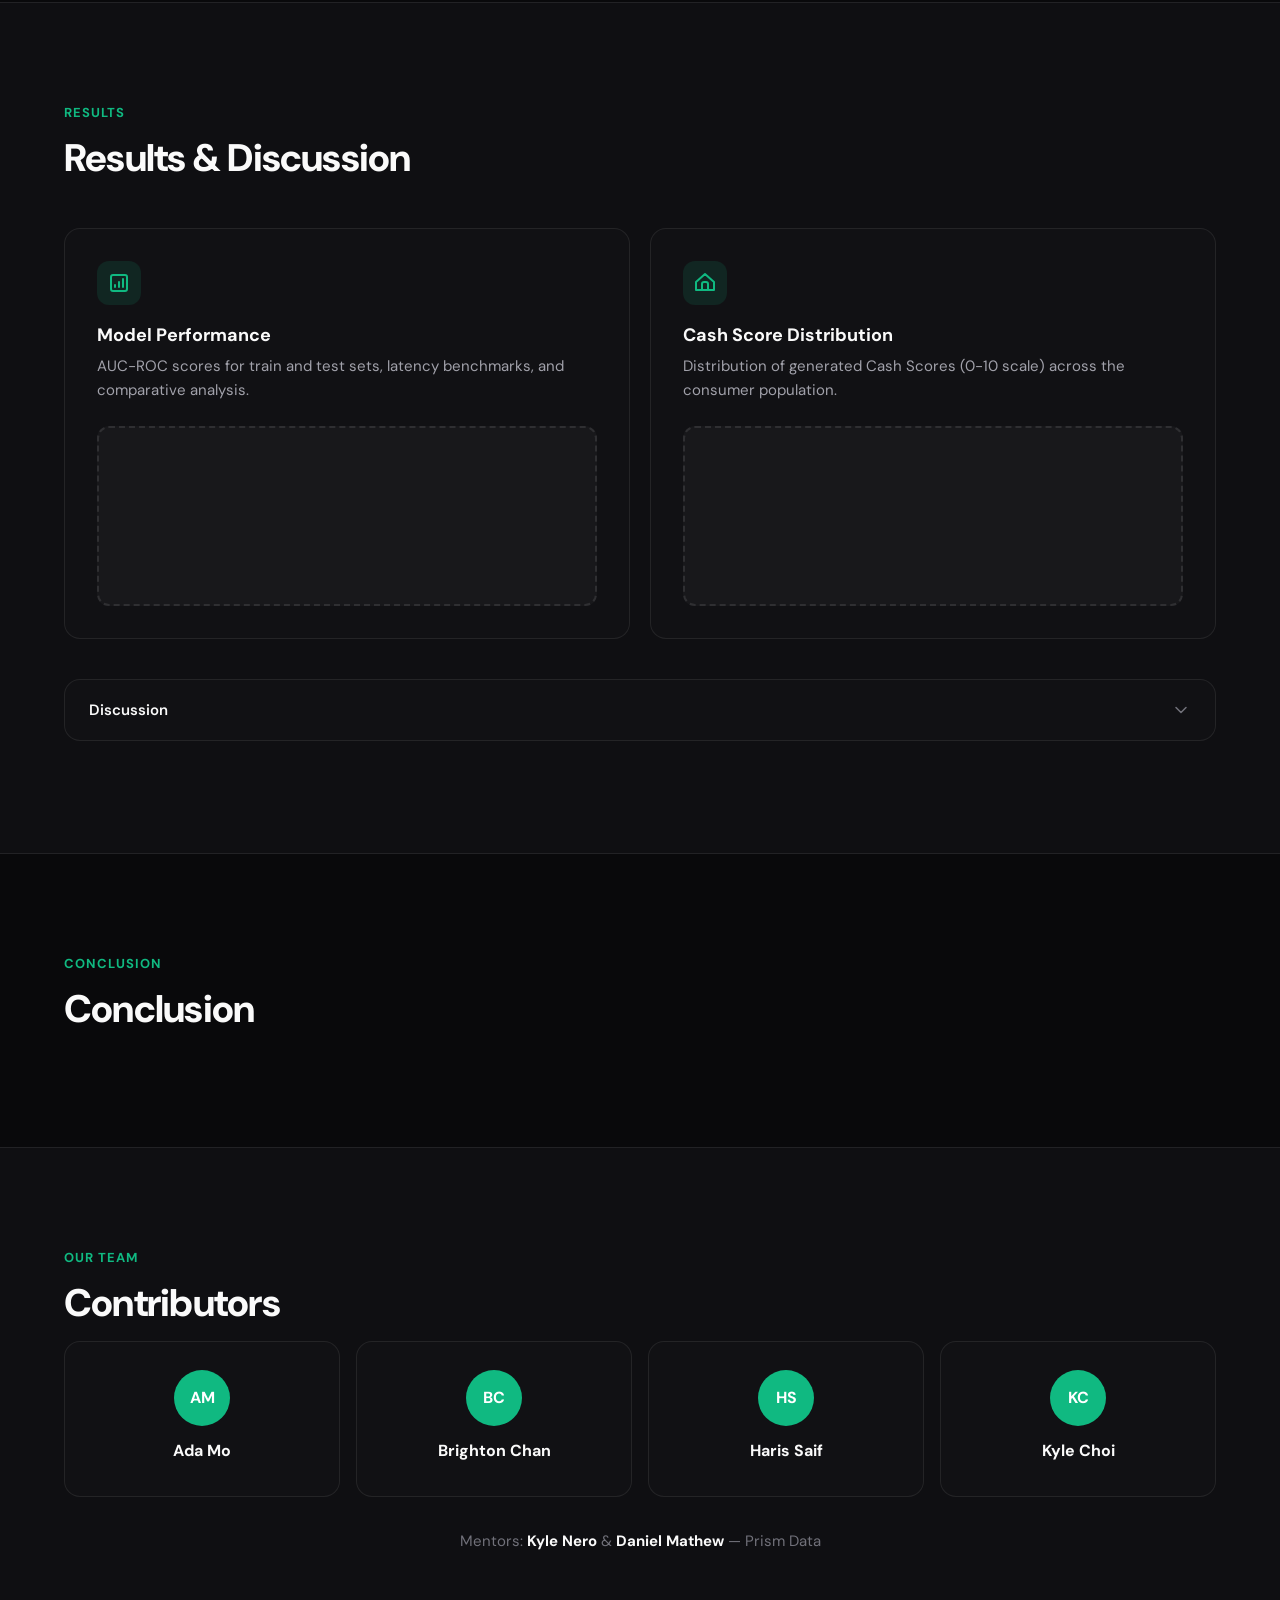
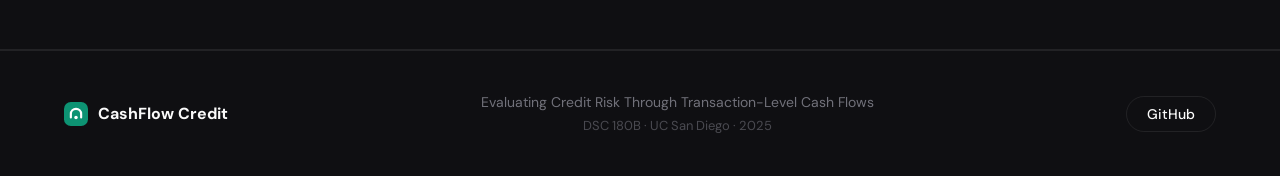
<file: site/index.html>
<!DOCTYPE html>
<html lang="en">

<head>
    <meta charset="UTF-8" />
    <meta name="viewport" content="width=device-width, initial-scale=1.0" />
    <title>Cash Flow Credit Scoring | DSC 180B Capstone</title>
    <meta name="description"
        content="Evaluating Credit Risk Through Transaction-Level Cash Flows: a data-driven alternative to traditional scoring." />
    <link rel="preconnect" href="https://fonts.googleapis.com" />
    <link rel="preconnect" href="https://fonts.gstatic.com" crossorigin />
    <link
        href="https://fonts.googleapis.com/css2?family=DM+Sans:wght@400;500;600;700&family=Inter:wght@400;500;600;700;800&display=swap"
        rel="stylesheet" />
    <link rel="stylesheet" href="styles.css" />
</head>

<body>

    <!-- Navigation -->
    <nav class="nav" id="nav">
        <div class="nav-inner">
            <a href="#hero" class="nav-logo">
                <svg class="nav-logo-icon" width="28" height="28" viewBox="0 0 28 28" fill="none"
                    xmlns="http://www.w3.org/2000/svg">
                    <rect width="28" height="28" rx="8" fill="#0D9373" />
                    <path d="M8 18V14C8 10.6863 10.6863 8 14 8C17.3137 8 20 10.6863 20 14V18" stroke="white"
                        stroke-width="2.5" stroke-linecap="round" />
                    <circle cx="14" cy="18" r="2" fill="white" />
                </svg>
                <span>CashFlow Credit</span>
            </a>
            <button class="nav-toggle" id="navToggle" aria-label="Toggle navigation">
                <span></span>
                <span></span>
                <span></span>
            </button>
            <ul class="nav-links" id="navLinks">
                <li><a href="#introduction">Introduction</a></li>
                <li><a href="#data">Data</a></li>
                <li><a href="#methods">Methods</a></li>
                <li><a href="#results">Results</a></li>
                <li><a href="#conclusion">Conclusion</a></li>
                <li><a href="https://github.com/harisdsc/DSC180B" target="_blank" rel="noopener noreferrer"
                        class="nav-cta">GitHub</a></li>
            </ul>
        </div>
    </nav>

    <!-- Hero -->
    <section class="hero" id="hero">
        <div class="container hero-container">
            <div class="hero-left">
                <span class="badge">DSC 180B &middot; UC San Diego &middot; Prism Data</span>
                <h1 class="hero-title">
                    Evaluate Credit Risk<br />
                    with <span class="text-accent">Cash Flow<br />Underwriting</span>
                </h1>
                <p class="hero-subtitle">A data-driven alternative to traditional credit scoring using NLP and
                    machine learning on everyday bank transactions to build a fairer financial system.</p>
                <div class="hero-actions">
                    <a href="#introduction" class="btn btn-primary">Learn More</a>
                    <a href="https://github.com/harisdsc/DSC180B" target="_blank" rel="noopener noreferrer"
                        class="btn btn-ghost">View on GitHub <svg width="14" height="14" viewBox="0 0 14 14"
                            fill="none">
                            <path d="M1 13L13 1M13 1H3M13 1V11" stroke="currentColor" stroke-width="1.5"
                                stroke-linecap="round" stroke-linejoin="round" />
                        </svg></a>
                </div>
            </div>
            <div class="hero-right">
                <div class="hero-card-stack">
                    <div class="hero-card hero-card-score">
                        <div class="hero-card-label">Cash Score</div>
                        <div class="hero-card-score-row">
                            <span class="hero-card-number">7.54</span>
                            <span class="hero-card-out-of">/ 10</span>
                        </div>
                        <div class="hero-card-bar-track">
                            <div class="hero-card-bar-fill" style="width:75.4%"></div>
                        </div>
                        <div class="hero-card-bottom">
                            <span class="hero-card-status hero-card-status-good">Low Risk</span>
                            <span class="hero-card-detail">Based on transaction analysis</span>
                        </div>
                    </div>
                    <div class="hero-card hero-card-stats">
                        <div class="hero-card-label">Transaction Insights</div>
                        <div class="hero-card-stat-grid">
                            <div>
                                <span class="hero-stat-val">$4,230</span>
                                <span class="hero-stat-label">Monthly Income</span>
                            </div>
                            <div>
                                <span class="hero-stat-val">92%</span>
                                <span class="hero-stat-label">Income Stability</span>
                            </div>
                            <div>
                                <span class="hero-stat-val">0.43</span>
                                <span class="hero-stat-label">Spend Ratio</span>
                            </div>
                            <div>
                                <span class="hero-stat-val">12</span>
                                <span class="hero-stat-label">Months Observed</span>
                            </div>
                        </div>
                    </div>
                </div>
            </div>
        </div>
    </section>

    <!-- Stats Banner -->
    <section class="stats-banner">
        <div class="container">
            <div class="stats-row">
                <div class="stat-item">
                    <span class="stat-number">45M+</span>
                    <span class="stat-label">"Credit Invisible" Americans</span>
                </div>
                <div class="stat-divider"></div>
                <div class="stat-item">
                    <span class="stat-number">30%</span>
                    <span class="stat-label">Predictive Lift Over Traditional Scores</span>
                </div>
                <div class="stat-divider"></div>
                <div class="stat-item">
                    <span class="stat-number">6.4M+</span>
                    <span class="stat-label">Transaction Records Analyzed</span>
                </div>
            </div>
        </div>
    </section>

    <!-- Introduction -->
    <section class="section" id="introduction">
        <div class="container">
            <span class="section-tag">Introduction</span>
            <h2 class="section-title">Why Traditional Credit Scoring<br />Falls Short</h2>
            <div class="intro-grid">
                <div class="intro-text">
                    <p>Credit scores play a critical role in shaping financial opportunities, influencing access to
                        loans, credit cards, and housing. However, traditional systems are inherently biased toward
                        individuals who already have established credit histories.</p>
                    <p>This creates a structural disadvantage for the <strong>credit-invisible</strong> (young
                        adults, recent immigrants, and low-income backgrounds) who may have limited or
                        no prior credit activity.</p>
                </div>
                <div class="intro-text">
                    <p>Most people, however, maintain active bank accounts containing valuable information about their
                        real-time income, spending habits, and financial stability.</p>
                    <p><strong>Cash-flow underwriting</strong> leverages this everyday transaction data to evaluate
                        borrowers more fairly. Our project applies NLP and machine learning to transaction records,
                        creating a "Cash Score" that predicts credit risk without relying on traditional credit history.
                    </p>
                </div>
            </div>

            <!-- Feature Cards (Prism-style) -->
            <div class="feature-cards">
                <div class="feature-card">
                    <div class="feature-icon">
                        <svg width="24" height="24" viewBox="0 0 24 24" fill="none">
                            <path
                                d="M9 12L11 14L15 10M21 12C21 16.9706 16.9706 21 12 21C7.02944 21 3 16.9706 3 12C3 7.02944 7.02944 3 12 3C16.9706 3 21 7.02944 21 12Z"
                                stroke="currentColor" stroke-width="2" stroke-linecap="round" stroke-linejoin="round" />
                        </svg>
                    </div>
                    <h3>Fairer Assessments</h3>
                    <p>Evaluate creditworthiness based on real financial behavior rather than repayment history alone.
                    </p>
                </div>
                <div class="feature-card">
                    <div class="feature-icon">
                        <svg width="24" height="24" viewBox="0 0 24 24" fill="none">
                            <path
                                d="M16 8V16M12 11V16M8 14V16M6 20H18C19.1046 20 20 19.1046 20 18V6C20 4.89543 19.1046 4 18 4H6C4.89543 4 4 4.89543 4 6V18C4 19.1046 4.89543 20 6 20Z"
                                stroke="currentColor" stroke-width="2" stroke-linecap="round" stroke-linejoin="round" />
                        </svg>
                    </div>
                    <h3>Data-Driven Insights</h3>
                    <p>Analyze spending, income, and balance dynamics across multiple time windows to build predictive
                        features.</p>
                </div>
                <div class="feature-card">
                    <div class="feature-icon">
                        <svg width="24" height="24" viewBox="0 0 24 24" fill="none">
                            <path
                                d="M12 15V17M6 21H18C19.1046 21 20 20.1046 20 19V13C20 11.8954 19.1046 11 18 11H6C4.89543 11 4 11.8954 4 13V19C4 20.1046 4.89543 21 6 21ZM16 11V7C16 4.79086 14.2091 3 12 3C9.79086 3 8 4.79086 8 7V11H16Z"
                                stroke="currentColor" stroke-width="2" stroke-linecap="round" stroke-linejoin="round" />
                        </svg>
                    </div>
                    <h3>Privacy First</h3>
                    <p>All datasets are de-identified. Analysis focuses on behavioral patterns, not individual identity.
                    </p>
                </div>
            </div>
        </div>
    </section>

    <!-- Data -->
    <section class="section section-tinted" id="data">
        <div class="container">
            <span class="section-tag">Data</span>
            <h2 class="section-title">Hierarchical Financial Records</h2>
            <p class="section-desc"></p>

            <div class="data-grid">
                <div class="data-card">
                    <div class="data-card-top">
                        <h3>Consumer Data</h3>
                        <span class="pill">15,000 rows</span>
                    </div>
                    <p>Consumer-level information including evaluation dates and delinquency outcomes, with 3,000 held
                        out for evaluation.</p>
                </div>
                <div class="data-card">
                    <div class="data-card-top">
                        <h3>Account Data</h3>
                        <span class="pill">24,466 rows</span>
                    </div>
                    <p>Account-level details including account types, balance dates, and balance amounts for each
                        consumer.</p>
                </div>
                <div class="data-card">
                    <div class="data-card-top">
                        <h3>Transaction Data</h3>
                        <span class="pill">6.4M rows</span>
                    </div>
                    <p>Transaction-level records with categories, amounts, credit/debit indicators, and posting dates.
                    </p>
                </div>
                <div class="data-card">
                    <div class="data-card-top">
                        <h3>Category Map</h3>
                        <span class="pill">50 categories</span>
                    </div>
                    <p>A mapping from integer category codes to human-readable transaction category names.</p>
                </div>
            </div>
        </div>
    </section>

    <!-- Methods -->
    <section class="section" id="methods">
        <div class="container">
            <span class="section-tag">Methods</span>
            <h2 class="section-title">Data Wrangling & Feature Engineering</h2>
            <p class="section-desc"></p>

            <div class="pipeline">
                <div class="pipeline-step">
                    <div class="pipeline-marker">
                        <span class="pipeline-num">01</span>
                    </div>
                    <div class="pipeline-content">
                        <h3>Data Cleaning</h3>
                        <p></p>
                        <details class="accordion accordion-sm">
                            <summary class="accordion-trigger">
                                <span>Technical Details</span>
                                <svg class="accordion-chevron" width="16" height="16" viewBox="0 0 20 20" fill="none">
                                    <path d="M5 7.5L10 12.5L15 7.5" stroke="currentColor" stroke-width="1.5"
                                        stroke-linecap="round" stroke-linejoin="round" />
                                </svg>
                            </summary>
                            <div class="accordion-content">
                                <ul>
                                    <li>Held out ~3,000 consumers with null delinquency labels for out-of-sample
                                        evaluation</li>
                                    <li>Removed credit_score variable to avoid biasing toward traditional scoring</li>
                                    <li>Filtered transactions occurring after each consumer's evaluation date</li>
                                    <li>Applied minimum data sufficiency criteria: at least 1 linked account, 3 months
                                        of history, and identifiable recurring income</li>
                                </ul>
                            </div>
                        </details>
                    </div>
                </div>

                <div class="pipeline-step">
                    <div class="pipeline-marker">
                        <span class="pipeline-num">02</span>
                    </div>
                    <div class="pipeline-content">
                        <h3>Feature Engineering</h3>
                        <p></p>
                        <details class="accordion accordion-sm">
                            <summary class="accordion-trigger">
                                <span>Feature Categories</span>
                                <svg class="accordion-chevron" width="16" height="16" viewBox="0 0 20 20" fill="none">
                                    <path d="M5 7.5L10 12.5L15 7.5" stroke="currentColor" stroke-width="1.5"
                                        stroke-linecap="round" stroke-linejoin="round" />
                                </svg>
                            </summary>
                            <div class="accordion-content">
                                <ul>
                                    <li><strong>Account-Level:</strong> Total/average balances, account diversity,
                                        liquidity indicators, negative balance exposure, wealth tier flags</li>
                                    <li><strong>Balance Dynamics:</strong> Reconstructed running balances capturing
                                        volatility, daily changes, drawdowns, balance trends (30/90/365 days), overdraft
                                        flags</li>
                                    <li><strong>Income:</strong> Total/average monthly income, income volatility, number
                                        of sources, regularity, recency of income events</li>
                                    <li><strong>Spending Ratios:</strong> Category-level spend-to-income ratios across
                                        1, 3, 6, and 9-month windows</li>
                                </ul>
                            </div>
                        </details>
                    </div>
                </div>

                <div class="pipeline-step">
                    <div class="pipeline-marker">
                        <span class="pipeline-num">03</span>
                    </div>
                    <div class="pipeline-content">
                        <h3>Feature Selection</h3>
                        <p></p>
                    </div>
                </div>

                <div class="pipeline-step">
                    <div class="pipeline-marker">
                        <span class="pipeline-num">04</span>
                    </div>
                    <div class="pipeline-content">
                        <h3>Model Training</h3>
                        <p></p>
                        <details class="accordion accordion-sm">
                            <summary class="accordion-trigger">
                                <span>Model Details</span>
                                <svg class="accordion-chevron" width="16" height="16" viewBox="0 0 20 20" fill="none">
                                    <path d="M5 7.5L10 12.5L15 7.5" stroke="currentColor" stroke-width="1.5"
                                        stroke-linecap="round" stroke-linejoin="round" />
                                </svg>
                            </summary>
                            <div class="accordion-content">
                                <p><strong>Logistic Regression:</strong> 80-20 train-test split, StandardScaler
                                    preprocessing, class balance weighting. Evaluated with AUC-ROC.</p>
                                <p><strong>XGBoost:</strong> Gradient boosted decision trees with grid search
                                    cross-validation. Uses scale_pos_weight for class imbalance. Evaluated on AUC-ROC
                                    and per-sample latency.</p>
                            </div>
                        </details>
                    </div>
                </div>
            </div>
        </div>
    </section>

    <!-- Results -->
    <section class="section section-tinted" id="results">
        <div class="container">
            <span class="section-tag">Results</span>
            <h2 class="section-title">Results &amp; Discussion</h2>
            <p class="section-desc"></p>

            <div class="results-grid">
                <div class="result-card">
                    <div class="result-card-icon">
                        <svg width="24" height="24" viewBox="0 0 24 24" fill="none">
                            <path
                                d="M16 8V16M12 11V16M8 14V16M6 20H18C19.1046 20 20 19.1046 20 18V6C20 4.89543 19.1046 4 18 4H6C4.89543 4 4 4.89543 4 6V18C4 19.1046 4.89543 20 6 20Z"
                                stroke="currentColor" stroke-width="2" stroke-linecap="round" stroke-linejoin="round" />
                        </svg>
                    </div>
                    <h3>Model Performance</h3>
                    <p>AUC-ROC scores for train and test sets, latency benchmarks, and comparative analysis.</p>
                    <div class="placeholder">
                        <span></span>
                    </div>
                </div>
                <div class="result-card">
                    <div class="result-card-icon">
                        <svg width="24" height="24" viewBox="0 0 24 24" fill="none">
                            <path
                                d="M9 19V13C9 11.8954 9.89543 11 11 11H13C14.1046 11 15 11.8954 15 13V19M9 19H15M9 19H5L3 19C3 19 3 17 3 15M15 19H19L21 19C21 19 21 17 21 15M3 15V11L12 3L21 11V15"
                                stroke="currentColor" stroke-width="2" stroke-linecap="round" stroke-linejoin="round" />
                        </svg>
                    </div>
                    <h3>Cash Score Distribution</h3>
                    <p>Distribution of generated Cash Scores (0-10 scale) across the consumer population.</p>
                    <div class="placeholder">
                        <span></span>
                    </div>
                </div>
            </div>
            <details class="accordion">
                <summary class="accordion-trigger">
                    <span>Discussion</span>
                    <svg class="accordion-chevron" width="20" height="20" viewBox="0 0 20 20" fill="none">
                        <path d="M5 7.5L10 12.5L15 7.5" stroke="currentColor" stroke-width="1.5" stroke-linecap="round"
                            stroke-linejoin="round" />
                    </svg>
                </summary>
                <div class="accordion-content">
                    <div class="vocab-grid">
                        <div class="vocab-item">
                            <dt></dt>
                            <dd></dd>
                        </div>
                    </div>
                </div>
            </details>
        </div>
    </section>

    <!-- Conclusion -->
    <section class="section" id="conclusion">
        <div class="container">
            <div class="conclusion-block">
                <span class="section-tag">Conclusion</span>
                <h2 class="section-title">Conclusion</h2>
                <p></p>
                <p></p>
            </div>
        </div>
    </section>

    <!-- Team -->
    <section class="section section-tinted" id="team">
        <div class="container">
            <span class="section-tag">Our Team</span>
            <h2 class="section-title">Contributors</h2>
            <div class="team-grid">
                <div class="team-card">
                    <div class="team-avatar">AM</div>
                    <h3>Ada Mo</h3>
                    <p></p>
                </div>
                <div class="team-card">
                    <div class="team-avatar">BC</div>
                    <h3>Brighton Chan</h3>
                    <p></p>
                </div>
                <div class="team-card">
                    <div class="team-avatar">HS</div>
                    <h3>Haris Saif</h3>
                    <p></p>
                </div>
                <div class="team-card">
                    <div class="team-avatar">KC</div>
                    <h3>Kyle Choi</h3>
                    <p></p>
                </div>
            </div>
            <div class="mentors-row">
                <p>Mentors: <strong>Kyle Nero</strong> &amp; <strong>Daniel Mathew</strong> &mdash; Prism Data</p>
            </div>
        </div>
    </section>

    <!-- Footer -->
    <footer class="footer">
        <div class="container footer-inner">
            <div class="footer-brand">
                <svg class="footer-logo-icon" width="24" height="24" viewBox="0 0 28 28" fill="none"
                    xmlns="http://www.w3.org/2000/svg">
                    <rect width="28" height="28" rx="8" fill="#0D9373" />
                    <path d="M8 18V14C8 10.6863 10.6863 8 14 8C17.3137 8 20 10.6863 20 14V18" stroke="white"
                        stroke-width="2.5" stroke-linecap="round" />
                    <circle cx="14" cy="18" r="2" fill="white" />
                </svg>
                <span>CashFlow Credit</span>
            </div>
            <div class="footer-center">
                <p>Evaluating Credit Risk Through Transaction-Level Cash Flows</p>
                <p class="footer-sub">DSC 180B &middot; UC San Diego &middot; 2025</p>
            </div>
            <div class="footer-links">
                <a href="https://github.com/harisdsc/DSC180B" target="_blank" rel="noopener noreferrer">GitHub</a>
            </div>
        </div>
    </footer>

    <script src="script.js"></script>
</body>

</html>
</file>
<file: docs/styles.css>
/* ===================================
   Design Tokens — shadcn/ui Dark Theme
   =================================== */
:root {
    --background: #09090b;
    --background-elevated: #0f0f12;
    --background-card: #111114;
    --background-muted: #18181b;

    --border: rgba(255, 255, 255, 0.08);
    --border-hover: rgba(255, 255, 255, 0.14);
    --ring: rgba(16, 185, 129, 0.4);

    --foreground: #fafafa;
    --foreground-muted: #a1a1aa;
    --foreground-subtle: #71717a;

    --accent: #10b981;
    --accent-foreground: #ffffff;
    --accent-muted: rgba(16, 185, 129, 0.12);
    --accent-dark: #059669;

    --destructive: #ef4444;

    --font-body: 'DM Sans', 'Inter', -apple-system, BlinkMacSystemFont, sans-serif;

    --radius: 12px;
    --radius-lg: 16px;
    --radius-xl: 20px;
    --radius-full: 999px;

    --shadow-xs: 0 1px 2px rgba(0, 0, 0, 0.3);
    --shadow-sm: 0 1px 3px rgba(0, 0, 0, 0.4), 0 1px 2px rgba(0, 0, 0, 0.3);
    --shadow-md: 0 4px 8px -2px rgba(0, 0, 0, 0.5), 0 2px 4px -2px rgba(0, 0, 0, 0.4);
    --shadow-lg: 0 12px 16px -4px rgba(0, 0, 0, 0.5), 0 4px 6px -2px rgba(0, 0, 0, 0.3);
    --shadow-xl: 0 20px 24px -4px rgba(0, 0, 0, 0.5), 0 8px 8px -4px rgba(0, 0, 0, 0.3);

    --nav-height: 72px;
    --max-width: 1200px;
}

/* ===================================
   Reset
   =================================== */
*,
*::before,
*::after {
    margin: 0;
    padding: 0;
    box-sizing: border-box;
}

html {
    scroll-behavior: smooth;
    scroll-padding-top: calc(var(--nav-height) + 32px);
}

body {
    font-family: var(--font-body);
    background: var(--background);
    color: var(--foreground-muted);
    line-height: 1.6;
    -webkit-font-smoothing: antialiased;
    -moz-osx-font-smoothing: grayscale;
}

img {
    max-width: 100%;
    display: block;
}

a {
    color: var(--accent);
    text-decoration: none;
    transition: color 0.2s;
}

a:hover {
    color: var(--accent-dark);
}

h1,
h2,
h3,
h4 {
    font-family: var(--font-body);
    color: var(--foreground);
    line-height: 1.15;
    font-weight: 700;
}

strong {
    color: var(--foreground);
}

/* ===================================
   Utility
   =================================== */
.container {
    max-width: var(--max-width);
    margin: 0 auto;
    padding: 0 24px;
}

.text-accent {
    color: var(--accent);
}

.badge {
    display: inline-block;
    font-size: 0.8125rem;
    font-weight: 600;
    color: var(--accent);
    background: var(--accent-muted);
    padding: 6px 16px;
    border-radius: var(--radius-full);
    letter-spacing: 0.02em;
    border: 1px solid rgba(16, 185, 129, 0.2);
}

.pill {
    font-size: 0.75rem;
    font-weight: 600;
    padding: 4px 12px;
    background: var(--accent-muted);
    color: var(--accent);
    border-radius: var(--radius-full);
    white-space: nowrap;
    border: 1px solid rgba(16, 185, 129, 0.15);
}

/* ===================================
   Navigation
   =================================== */
.nav {
    position: fixed;
    top: 0;
    left: 0;
    right: 0;
    height: var(--nav-height);
    background: rgba(9, 9, 11, 0.8);
    backdrop-filter: blur(16px);
    -webkit-backdrop-filter: blur(16px);
    z-index: 1000;
    transition: box-shadow 0.3s, border-color 0.3s;
    border-bottom: 1px solid transparent;
}

.nav.scrolled {
    border-bottom-color: var(--border);
    box-shadow: var(--shadow-xs);
}

.nav-inner {
    max-width: var(--max-width);
    margin: 0 auto;
    padding: 0 24px;
    height: 100%;
    display: flex;
    align-items: center;
    justify-content: space-between;
}

.nav-logo {
    display: flex;
    align-items: center;
    gap: 10px;
    font-size: 1.125rem;
    font-weight: 700;
    color: var(--foreground);
}

.nav-logo:hover {
    color: var(--foreground);
}

.nav-logo-icon {
    flex-shrink: 0;
}

.nav-links {
    display: flex;
    align-items: center;
    gap: 8px;
    list-style: none;
}

.nav-links a {
    font-size: 0.875rem;
    font-weight: 500;
    color: var(--foreground-subtle);
    padding: 8px 14px;
    border-radius: var(--radius-full);
    transition: color 0.2s, background 0.2s;
}

.nav-links a:hover {
    color: var(--foreground);
    background: var(--background-muted);
}

.nav-links a.active {
    color: var(--foreground);
}

.nav-cta {
    background: var(--foreground) !important;
    color: var(--background) !important;
    padding: 8px 20px !important;
    font-weight: 600 !important;
}

.nav-cta:hover {
    background: var(--foreground-muted) !important;
    color: var(--background) !important;
}

/* Mobile toggle */
.nav-toggle {
    display: none;
    flex-direction: column;
    gap: 5px;
    background: none;
    border: none;
    cursor: pointer;
    padding: 6px;
}

.nav-toggle span {
    display: block;
    width: 22px;
    height: 2px;
    background: var(--foreground);
    border-radius: 2px;
    transition: transform 0.3s, opacity 0.3s;
}

/* ===================================
   Buttons
   =================================== */
.btn {
    display: inline-flex;
    align-items: center;
    gap: 8px;
    padding: 14px 28px;
    font-family: var(--font-body);
    font-size: 0.9375rem;
    font-weight: 600;
    border-radius: var(--radius-full);
    border: none;
    cursor: pointer;
    transition: all 0.2s;
    text-decoration: none;
}

.btn-primary {
    background: var(--accent);
    color: var(--accent-foreground);
}

.btn-primary:hover {
    background: var(--accent-dark);
    color: var(--accent-foreground);
}

.btn-ghost {
    background: transparent;
    color: var(--foreground-muted);
    border: 1.5px solid var(--border);
}

.btn-ghost:hover {
    border-color: var(--border-hover);
    color: var(--foreground);
    background: var(--background-muted);
}

.btn-ghost svg {
    transition: transform 0.2s;
}

.btn-ghost:hover svg {
    transform: translate(2px, -2px);
}

/* ===================================
   Hero
   =================================== */
.hero {
    padding: calc(var(--nav-height) + 64px) 0 48px;
    background: var(--background);
    overflow: hidden;
}

.hero-container {
    display: flex;
    align-items: center;
    gap: 64px;
}

.hero-left {
    flex: 1 1 55%;
}

.hero-left .badge {
    margin-bottom: 24px;
}

.hero-title {
    font-size: clamp(2.5rem, 4.5vw, 3.75rem);
    font-weight: 800;
    letter-spacing: -0.03em;
    line-height: 1.1;
    margin-bottom: 24px;
    color: var(--foreground);
}

.hero-subtitle {
    font-size: 1.125rem;
    color: var(--foreground-subtle);
    max-width: 520px;
    margin-bottom: 36px;
    line-height: 1.65;
}

.hero-actions {
    display: flex;
    align-items: center;
    gap: 16px;
    flex-wrap: wrap;
}

/* Hero Cards */
.hero-right {
    flex: 1 1 45%;
    display: flex;
    justify-content: center;
}

.hero-card-stack {
    display: flex;
    flex-direction: column;
    gap: 16px;
    width: 100%;
    max-width: 380px;
}

.hero-card {
    background: var(--background-card);
    border: 1px solid var(--border);
    border-radius: var(--radius-xl);
    padding: 24px;
    box-shadow: var(--shadow-lg);
}

.hero-card-label {
    font-size: 0.8125rem;
    font-weight: 600;
    color: var(--foreground-subtle);
    text-transform: uppercase;
    letter-spacing: 0.06em;
    margin-bottom: 12px;
}

.hero-card-score-row {
    display: flex;
    align-items: baseline;
    gap: 4px;
    margin-bottom: 16px;
}

.hero-card-number {
    font-size: 3rem;
    font-weight: 800;
    color: var(--foreground);
    letter-spacing: -0.02em;
    line-height: 1;
}

.hero-card-out-of {
    font-size: 1.25rem;
    color: var(--foreground-subtle);
    font-weight: 500;
}

.hero-card-bar-track {
    width: 100%;
    height: 8px;
    background: var(--background-muted);
    border-radius: var(--radius-full);
    margin-bottom: 16px;
    overflow: hidden;
}

.hero-card-bar-fill {
    height: 100%;
    background: var(--accent);
    border-radius: var(--radius-full);
    transition: width 1.2s cubic-bezier(0.4, 0, 0.2, 1);
}

.hero-card-bottom {
    display: flex;
    align-items: center;
    justify-content: space-between;
}

.hero-card-status {
    font-size: 0.8125rem;
    font-weight: 600;
    padding: 4px 12px;
    border-radius: var(--radius-full);
}

.hero-card-status-good {
    background: var(--accent-muted);
    color: var(--accent);
    border: 1px solid rgba(16, 185, 129, 0.15);
}

.hero-card-detail {
    font-size: 0.75rem;
    color: var(--foreground-subtle);
}

.hero-card-stat-grid {
    display: grid;
    grid-template-columns: 1fr 1fr;
    gap: 20px;
}

.hero-stat-val {
    display: block;
    font-size: 1.25rem;
    font-weight: 700;
    color: var(--foreground);
    margin-bottom: 2px;
}

.hero-stat-label {
    font-size: 0.75rem;
    color: var(--foreground-subtle);
}

/* ===================================
   Stats Banner
   =================================== */
.stats-banner {
    padding: 48px 0;
    background: var(--background-elevated);
    border-top: 1px solid var(--border);
    border-bottom: 1px solid var(--border);
}

.stats-row {
    display: flex;
    align-items: center;
    justify-content: center;
    gap: 48px;
}

.stat-item {
    text-align: center;
}

.stat-number {
    display: block;
    font-size: 2.5rem;
    font-weight: 800;
    color: var(--foreground);
    letter-spacing: -0.02em;
    line-height: 1.1;
    margin-bottom: 4px;
}

.stat-label {
    font-size: 0.875rem;
    color: var(--foreground-subtle);
    max-width: 200px;
    line-height: 1.4;
}

.stat-divider {
    width: 1px;
    height: 48px;
    background: var(--border);
}

/* ===================================
   Sections
   =================================== */
.section {
    padding: 96px 0;
}

.section-tinted {
    background: var(--background-elevated);
    border-top: 1px solid var(--border);
    border-bottom: 1px solid var(--border);
}

.section-tag {
    display: inline-block;
    font-size: 0.8125rem;
    font-weight: 700;
    text-transform: uppercase;
    letter-spacing: 0.08em;
    color: var(--accent);
    margin-bottom: 12px;
}

.section-title {
    font-size: clamp(1.75rem, 3vw, 2.5rem);
    font-weight: 800;
    letter-spacing: -0.02em;
    margin-bottom: 16px;
    color: var(--foreground);
}

.section-desc {
    font-size: 1.0625rem;
    color: var(--foreground-subtle);
    max-width: 640px;
    margin-bottom: 48px;
    line-height: 1.65;
}

/* ===================================
   Introduction
   =================================== */
.intro-grid {
    display: grid;
    grid-template-columns: 1fr 1fr;
    gap: 40px;
    margin-bottom: 56px;
}

.intro-text p {
    margin-bottom: 16px;
    font-size: 1rem;
    line-height: 1.7;
    color: var(--foreground-muted);
}

/* Feature Cards */
.feature-cards {
    display: grid;
    grid-template-columns: repeat(3, 1fr);
    gap: 20px;
    margin-bottom: 48px;
}

.feature-card {
    background: var(--background-card);
    border: 1px solid var(--border);
    border-radius: var(--radius-lg);
    padding: 32px 28px;
    transition: box-shadow 0.25s, transform 0.25s, border-color 0.25s;
}

.feature-card:hover {
    box-shadow: var(--shadow-md);
    transform: translateY(-2px);
    border-color: var(--border-hover);
}

.feature-icon {
    width: 48px;
    height: 48px;
    background: var(--accent-muted);
    color: var(--accent);
    border-radius: var(--radius);
    display: flex;
    align-items: center;
    justify-content: center;
    margin-bottom: 20px;
}

.feature-card h3 {
    font-size: 1.0625rem;
    font-weight: 700;
    margin-bottom: 8px;
    color: var(--foreground);
}

.feature-card p {
    font-size: 0.9375rem;
    line-height: 1.6;
    color: var(--foreground-muted);
}

/* ===================================
   Data Grid
   =================================== */
.data-grid {
    display: grid;
    grid-template-columns: repeat(2, 1fr);
    gap: 16px;
    margin-bottom: 40px;
}

.data-card {
    background: var(--background-card);
    border: 1px solid var(--border);
    border-radius: var(--radius-lg);
    padding: 28px;
    transition: box-shadow 0.25s, transform 0.25s, border-color 0.25s;
}

.data-card:hover {
    box-shadow: var(--shadow-md);
    transform: translateY(-2px);
    border-color: var(--border-hover);
}

.data-card-top {
    display: flex;
    align-items: center;
    justify-content: space-between;
    margin-bottom: 12px;
}

.data-card-top h3 {
    font-size: 1rem;
    font-weight: 700;
    color: var(--foreground);
}

.data-card p {
    font-size: 0.875rem;
    line-height: 1.6;
    color: var(--foreground-muted);
}

/* ===================================
   Accordion / Dropdown
   =================================== */
.accordion {
    border: 1px solid var(--border);
    border-radius: var(--radius-lg);
    background: var(--background-card);
    margin-bottom: 16px;
    overflow: hidden;
}

.accordion-sm {
    margin-top: 12px;
    border-color: var(--border);
}

.accordion-trigger {
    display: flex;
    align-items: center;
    justify-content: space-between;
    width: 100%;
    padding: 18px 24px;
    font-size: 0.9375rem;
    font-weight: 600;
    color: var(--foreground);
    cursor: pointer;
    list-style: none;
    transition: background 0.2s;
}

.accordion-trigger:hover {
    background: var(--background-muted);
}

.accordion-trigger::-webkit-details-marker {
    display: none;
}

.accordion-chevron {
    color: var(--foreground-subtle);
    transition: transform 0.25s;
    flex-shrink: 0;
}

details[open]>.accordion-trigger .accordion-chevron {
    transform: rotate(180deg);
}

.accordion-content {
    padding: 0 24px 24px;
}

.accordion-content p {
    font-size: 0.9375rem;
    margin-bottom: 12px;
    line-height: 1.65;
    color: var(--foreground-muted);
}

.accordion-content p:last-child {
    margin-bottom: 0;
}

.accordion-content ul {
    padding-left: 20px;
    margin-bottom: 12px;
}

.accordion-content li {
    font-size: 0.9375rem;
    color: var(--foreground-muted);
    margin-bottom: 8px;
    line-height: 1.55;
}

/* ===================================
   Pipeline (Methods)
   =================================== */
.pipeline {
    position: relative;
    padding-left: 64px;
}

.pipeline::before {
    content: '';
    position: absolute;
    left: 23px;
    top: 0;
    bottom: 0;
    width: 2px;
    background: var(--border);
}

.pipeline-step {
    position: relative;
    display: flex;
    gap: 24px;
    margin-bottom: 48px;
}

.pipeline-step:last-child {
    margin-bottom: 0;
}

.pipeline-marker {
    position: absolute;
    left: -64px;
    top: 0;
}

.pipeline-num {
    display: flex;
    align-items: center;
    justify-content: center;
    width: 48px;
    height: 48px;
    background: var(--accent);
    color: var(--accent-foreground);
    font-weight: 700;
    font-size: 0.9375rem;
    border-radius: 50%;
}

.pipeline-content h3 {
    font-size: 1.25rem;
    font-weight: 700;
    margin-bottom: 8px;
    color: var(--foreground);
}

.pipeline-content>p {
    font-size: 1rem;
    margin-bottom: 8px;
    line-height: 1.65;
    color: var(--foreground-muted);
}

/* ===================================
   Results
   =================================== */
.results-grid {
    display: grid;
    grid-template-columns: 1fr 1fr;
    gap: 20px;
    margin-bottom: 40px;
}

.result-card {
    background: var(--background-card);
    border: 1px solid var(--border);
    border-radius: var(--radius-lg);
    padding: 32px;
    transition: box-shadow 0.25s, border-color 0.25s;
}

.result-card:hover {
    box-shadow: var(--shadow-md);
    border-color: var(--border-hover);
}

.result-card-icon {
    width: 44px;
    height: 44px;
    background: var(--accent-muted);
    color: var(--accent);
    border-radius: var(--radius);
    display: flex;
    align-items: center;
    justify-content: center;
    margin-bottom: 20px;
}

.result-card h3 {
    font-size: 1.125rem;
    font-weight: 700;
    margin-bottom: 8px;
    color: var(--foreground);
}

.result-card p {
    font-size: 0.9375rem;
    margin-bottom: 24px;
    line-height: 1.6;
    color: var(--foreground-muted);
}

.placeholder {
    display: flex;
    align-items: center;
    justify-content: center;
    height: 180px;
    background: var(--background-muted);
    border: 2px dashed rgba(255, 255, 255, 0.1);
    border-radius: var(--radius);
}

.placeholder span {
    font-size: 0.875rem;
    font-weight: 600;
    color: var(--foreground-subtle);
}

/* ===================================
   Vocab
   =================================== */
.vocab-grid {
    display: grid;
    grid-template-columns: 1fr 1fr;
    gap: 24px;
}

.vocab-item dt {
    font-weight: 700;
    color: var(--foreground);
    margin-bottom: 4px;
    font-size: 0.9375rem;
}

.vocab-item dd {
    font-size: 0.875rem;
    color: var(--foreground-muted);
    margin: 0;
    line-height: 1.55;
}

/* ===================================
   Conclusion
   =================================== */
.conclusion-block {
    max-width: 720px;
}

.conclusion-block p {
    font-size: 1.125rem;
    margin-bottom: 20px;
    line-height: 1.7;
    color: var(--foreground-muted);
}

/* ===================================
   Team
   =================================== */
.team-grid {
    display: grid;
    grid-template-columns: repeat(4, 1fr);
    gap: 16px;
    margin-bottom: 32px;
}

.team-card {
    background: var(--background-card);
    border: 1px solid var(--border);
    border-radius: var(--radius-lg);
    padding: 28px 20px;
    text-align: center;
    transition: box-shadow 0.25s, transform 0.25s, border-color 0.25s;
}

.team-card:hover {
    box-shadow: var(--shadow-md);
    transform: translateY(-2px);
    border-color: var(--border-hover);
}

.team-avatar {
    width: 56px;
    height: 56px;
    background: var(--accent);
    color: var(--accent-foreground);
    font-weight: 700;
    font-size: 1rem;
    border-radius: 50%;
    display: flex;
    align-items: center;
    justify-content: center;
    margin: 0 auto 16px;
}

.team-card h3 {
    font-size: 1rem;
    font-weight: 700;
    margin-bottom: 8px;
    color: var(--foreground);
}

.team-card p {
    font-size: 0.8125rem;
    line-height: 1.5;
    color: var(--foreground-muted);
}

.mentors-row {
    text-align: center;
    margin-top: 8px;
}

.mentors-row p {
    font-size: 0.9375rem;
    color: var(--foreground-subtle);
}

/* ===================================
   Footer
   =================================== */
.footer {
    background: var(--background-elevated);
    border-top: 1px solid var(--border);
    padding: 40px 0;
}

.footer-inner {
    display: flex;
    align-items: center;
    justify-content: space-between;
}

.footer-brand {
    display: flex;
    align-items: center;
    gap: 10px;
    font-size: 1rem;
    font-weight: 700;
    color: var(--foreground);
}

.footer-center p {
    color: var(--foreground-subtle);
    font-size: 0.875rem;
    text-align: center;
}

.footer-sub {
    color: var(--foreground-subtle) !important;
    font-size: 0.8125rem !important;
    margin-top: 2px;
    opacity: 0.6;
}

.footer-links a {
    color: var(--foreground);
    font-weight: 500;
    font-size: 0.875rem;
    padding: 8px 20px;
    border: 1px solid var(--border);
    border-radius: var(--radius-full);
    transition: border-color 0.2s, background 0.2s;
}

.footer-links a:hover {
    border-color: var(--border-hover);
    color: var(--foreground);
    background: var(--background-muted);
}

/* ===================================
   Animations
   =================================== */
.fade-up {
    opacity: 0;
    transform: translateY(24px);
    transition: opacity 0.7s cubic-bezier(0.4, 0, 0.2, 1), transform 0.7s cubic-bezier(0.4, 0, 0.2, 1);
}

.fade-up.visible {
    opacity: 1;
    transform: translateY(0);
}

/* Stagger children */
.stagger>.fade-up:nth-child(1) {
    transition-delay: 0s;
}

.stagger>.fade-up:nth-child(2) {
    transition-delay: 0.08s;
}

.stagger>.fade-up:nth-child(3) {
    transition-delay: 0.16s;
}

.stagger>.fade-up:nth-child(4) {
    transition-delay: 0.24s;
}

/* ===================================
   Responsive
   =================================== */
@media (max-width: 1024px) {
    .hero-container {
        flex-direction: column;
        gap: 48px;
    }

    .hero-left {
        text-align: center;
    }

    .hero-subtitle {
        margin-left: auto;
        margin-right: auto;
    }

    .hero-actions {
        justify-content: center;
    }

    .hero-right {
        width: 100%;
    }

    .hero-card-stack {
        max-width: 420px;
        margin: 0 auto;
    }
}

@media (max-width: 768px) {
    .nav-toggle {
        display: flex;
    }

    .nav-links {
        display: none;
        position: absolute;
        top: var(--nav-height);
        left: 0;
        right: 0;
        flex-direction: column;
        background: var(--background);
        border-bottom: 1px solid var(--border);
        padding: 16px 24px;
        gap: 4px;
        box-shadow: var(--shadow-md);
    }

    .nav-links.open {
        display: flex;
    }

    .nav-links a {
        padding: 12px 16px;
        border-radius: var(--radius);
    }

    .nav-cta {
        text-align: center;
        margin-top: 8px;
        border-radius: var(--radius) !important;
    }

    .section {
        padding: 64px 0;
    }

    .section-title {
        font-size: 1.75rem;
    }

    .intro-grid,
    .data-grid,
    .results-grid,
    .vocab-grid {
        grid-template-columns: 1fr;
    }

    .feature-cards {
        grid-template-columns: 1fr;
    }

    .stats-row {
        flex-direction: column;
        gap: 24px;
    }

    .stat-divider {
        width: 48px;
        height: 1px;
    }

    .team-grid {
        grid-template-columns: repeat(2, 1fr);
    }

    .pipeline {
        padding-left: 52px;
    }

    .pipeline::before {
        left: 19px;
    }

    .pipeline-marker {
        left: -52px;
    }

    .pipeline-num {
        width: 40px;
        height: 40px;
        font-size: 0.8125rem;
    }

    .footer-inner {
        flex-direction: column;
        text-align: center;
        gap: 20px;
    }

    .footer-brand {
        justify-content: center;
    }

    .hero-title {
        font-size: 2.25rem;
    }
}

@media (max-width: 480px) {
    .team-grid {
        grid-template-columns: 1fr;
    }

    .hero-actions {
        flex-direction: column;
        width: 100%;
    }

    .hero-actions .btn {
        width: 100%;
        justify-content: center;
    }
}
</file>
<file: site/styles.css>
/* ===================================
   Design Tokens — shadcn/ui Dark Theme
   =================================== */
:root {
    --background: #09090b;
    --background-elevated: #0f0f12;
    --background-card: #111114;
    --background-muted: #18181b;

    --border: rgba(255, 255, 255, 0.08);
    --border-hover: rgba(255, 255, 255, 0.14);
    --ring: rgba(16, 185, 129, 0.4);

    --foreground: #fafafa;
    --foreground-muted: #a1a1aa;
    --foreground-subtle: #71717a;

    --accent: #10b981;
    --accent-foreground: #ffffff;
    --accent-muted: rgba(16, 185, 129, 0.12);
    --accent-dark: #059669;

    --destructive: #ef4444;

    --font-body: 'DM Sans', 'Inter', -apple-system, BlinkMacSystemFont, sans-serif;

    --radius: 12px;
    --radius-lg: 16px;
    --radius-xl: 20px;
    --radius-full: 999px;

    --shadow-xs: 0 1px 2px rgba(0, 0, 0, 0.3);
    --shadow-sm: 0 1px 3px rgba(0, 0, 0, 0.4), 0 1px 2px rgba(0, 0, 0, 0.3);
    --shadow-md: 0 4px 8px -2px rgba(0, 0, 0, 0.5), 0 2px 4px -2px rgba(0, 0, 0, 0.4);
    --shadow-lg: 0 12px 16px -4px rgba(0, 0, 0, 0.5), 0 4px 6px -2px rgba(0, 0, 0, 0.3);
    --shadow-xl: 0 20px 24px -4px rgba(0, 0, 0, 0.5), 0 8px 8px -4px rgba(0, 0, 0, 0.3);

    --nav-height: 72px;
    --max-width: 1200px;
}

/* ===================================
   Reset
   =================================== */
*,
*::before,
*::after {
    margin: 0;
    padding: 0;
    box-sizing: border-box;
}

html {
    scroll-behavior: smooth;
    scroll-padding-top: calc(var(--nav-height) + 32px);
}

body {
    font-family: var(--font-body);
    background: var(--background);
    color: var(--foreground-muted);
    line-height: 1.6;
    -webkit-font-smoothing: antialiased;
    -moz-osx-font-smoothing: grayscale;
}

img {
    max-width: 100%;
    display: block;
}

a {
    color: var(--accent);
    text-decoration: none;
    transition: color 0.2s;
}

a:hover {
    color: var(--accent-dark);
}

h1,
h2,
h3,
h4 {
    font-family: var(--font-body);
    color: var(--foreground);
    line-height: 1.15;
    font-weight: 700;
}

strong {
    color: var(--foreground);
}

/* ===================================
   Utility
   =================================== */
.container {
    max-width: var(--max-width);
    margin: 0 auto;
    padding: 0 24px;
}

.text-accent {
    color: var(--accent);
}

.badge {
    display: inline-block;
    font-size: 0.8125rem;
    font-weight: 600;
    color: var(--accent);
    background: var(--accent-muted);
    padding: 6px 16px;
    border-radius: var(--radius-full);
    letter-spacing: 0.02em;
    border: 1px solid rgba(16, 185, 129, 0.2);
}

.pill {
    font-size: 0.75rem;
    font-weight: 600;
    padding: 4px 12px;
    background: var(--accent-muted);
    color: var(--accent);
    border-radius: var(--radius-full);
    white-space: nowrap;
    border: 1px solid rgba(16, 185, 129, 0.15);
}

/* ===================================
   Navigation
   =================================== */
.nav {
    position: fixed;
    top: 0;
    left: 0;
    right: 0;
    height: var(--nav-height);
    background: rgba(9, 9, 11, 0.8);
    backdrop-filter: blur(16px);
    -webkit-backdrop-filter: blur(16px);
    z-index: 1000;
    transition: box-shadow 0.3s, border-color 0.3s;
    border-bottom: 1px solid transparent;
}

.nav.scrolled {
    border-bottom-color: var(--border);
    box-shadow: var(--shadow-xs);
}

.nav-inner {
    max-width: var(--max-width);
    margin: 0 auto;
    padding: 0 24px;
    height: 100%;
    display: flex;
    align-items: center;
    justify-content: space-between;
}

.nav-logo {
    display: flex;
    align-items: center;
    gap: 10px;
    font-size: 1.125rem;
    font-weight: 700;
    color: var(--foreground);
}

.nav-logo:hover {
    color: var(--foreground);
}

.nav-logo-icon {
    flex-shrink: 0;
}

.nav-links {
    display: flex;
    align-items: center;
    gap: 8px;
    list-style: none;
}

.nav-links a {
    font-size: 0.875rem;
    font-weight: 500;
    color: var(--foreground-subtle);
    padding: 8px 14px;
    border-radius: var(--radius-full);
    transition: color 0.2s, background 0.2s;
}

.nav-links a:hover {
    color: var(--foreground);
    background: var(--background-muted);
}

.nav-links a.active {
    color: var(--foreground);
}

.nav-cta {
    background: var(--foreground) !important;
    color: var(--background) !important;
    padding: 8px 20px !important;
    font-weight: 600 !important;
}

.nav-cta:hover {
    background: var(--foreground-muted) !important;
    color: var(--background) !important;
}

/* Mobile toggle */
.nav-toggle {
    display: none;
    flex-direction: column;
    gap: 5px;
    background: none;
    border: none;
    cursor: pointer;
    padding: 6px;
}

.nav-toggle span {
    display: block;
    width: 22px;
    height: 2px;
    background: var(--foreground);
    border-radius: 2px;
    transition: transform 0.3s, opacity 0.3s;
}

/* ===================================
   Buttons
   =================================== */
.btn {
    display: inline-flex;
    align-items: center;
    gap: 8px;
    padding: 14px 28px;
    font-family: var(--font-body);
    font-size: 0.9375rem;
    font-weight: 600;
    border-radius: var(--radius-full);
    border: none;
    cursor: pointer;
    transition: all 0.2s;
    text-decoration: none;
}

.btn-primary {
    background: var(--accent);
    color: var(--accent-foreground);
}

.btn-primary:hover {
    background: var(--accent-dark);
    color: var(--accent-foreground);
}

.btn-ghost {
    background: transparent;
    color: var(--foreground-muted);
    border: 1.5px solid var(--border);
}

.btn-ghost:hover {
    border-color: var(--border-hover);
    color: var(--foreground);
    background: var(--background-muted);
}

.btn-ghost svg {
    transition: transform 0.2s;
}

.btn-ghost:hover svg {
    transform: translate(2px, -2px);
}

/* ===================================
   Hero
   =================================== */
.hero {
    padding: calc(var(--nav-height) + 64px) 0 48px;
    background: var(--background);
    overflow: hidden;
}

.hero-container {
    display: flex;
    align-items: center;
    gap: 64px;
}

.hero-left {
    flex: 1 1 55%;
}

.hero-left .badge {
    margin-bottom: 24px;
}

.hero-title {
    font-size: clamp(2.5rem, 4.5vw, 3.75rem);
    font-weight: 800;
    letter-spacing: -0.03em;
    line-height: 1.1;
    margin-bottom: 24px;
    color: var(--foreground);
}

.hero-subtitle {
    font-size: 1.125rem;
    color: var(--foreground-subtle);
    max-width: 520px;
    margin-bottom: 36px;
    line-height: 1.65;
}

.hero-actions {
    display: flex;
    align-items: center;
    gap: 16px;
    flex-wrap: wrap;
}

/* Hero Cards */
.hero-right {
    flex: 1 1 45%;
    display: flex;
    justify-content: center;
}

.hero-card-stack {
    display: flex;
    flex-direction: column;
    gap: 16px;
    width: 100%;
    max-width: 380px;
}

.hero-card {
    background: var(--background-card);
    border: 1px solid var(--border);
    border-radius: var(--radius-xl);
    padding: 24px;
    box-shadow: var(--shadow-lg);
}

.hero-card-label {
    font-size: 0.8125rem;
    font-weight: 600;
    color: var(--foreground-subtle);
    text-transform: uppercase;
    letter-spacing: 0.06em;
    margin-bottom: 12px;
}

.hero-card-score-row {
    display: flex;
    align-items: baseline;
    gap: 4px;
    margin-bottom: 16px;
}

.hero-card-number {
    font-size: 3rem;
    font-weight: 800;
    color: var(--foreground);
    letter-spacing: -0.02em;
    line-height: 1;
}

.hero-card-out-of {
    font-size: 1.25rem;
    color: var(--foreground-subtle);
    font-weight: 500;
}

.hero-card-bar-track {
    width: 100%;
    height: 8px;
    background: var(--background-muted);
    border-radius: var(--radius-full);
    margin-bottom: 16px;
    overflow: hidden;
}

.hero-card-bar-fill {
    height: 100%;
    background: var(--accent);
    border-radius: var(--radius-full);
    transition: width 1.2s cubic-bezier(0.4, 0, 0.2, 1);
}

.hero-card-bottom {
    display: flex;
    align-items: center;
    justify-content: space-between;
}

.hero-card-status {
    font-size: 0.8125rem;
    font-weight: 600;
    padding: 4px 12px;
    border-radius: var(--radius-full);
}

.hero-card-status-good {
    background: var(--accent-muted);
    color: var(--accent);
    border: 1px solid rgba(16, 185, 129, 0.15);
}

.hero-card-detail {
    font-size: 0.75rem;
    color: var(--foreground-subtle);
}

.hero-card-stat-grid {
    display: grid;
    grid-template-columns: 1fr 1fr;
    gap: 20px;
}

.hero-stat-val {
    display: block;
    font-size: 1.25rem;
    font-weight: 700;
    color: var(--foreground);
    margin-bottom: 2px;
}

.hero-stat-label {
    font-size: 0.75rem;
    color: var(--foreground-subtle);
}

/* ===================================
   Stats Banner
   =================================== */
.stats-banner {
    padding: 48px 0;
    background: var(--background-elevated);
    border-top: 1px solid var(--border);
    border-bottom: 1px solid var(--border);
}

.stats-row {
    display: flex;
    align-items: center;
    justify-content: center;
    gap: 48px;
}

.stat-item {
    text-align: center;
}

.stat-number {
    display: block;
    font-size: 2.5rem;
    font-weight: 800;
    color: var(--foreground);
    letter-spacing: -0.02em;
    line-height: 1.1;
    margin-bottom: 4px;
}

.stat-label {
    font-size: 0.875rem;
    color: var(--foreground-subtle);
    max-width: 200px;
    line-height: 1.4;
}

.stat-divider {
    width: 1px;
    height: 48px;
    background: var(--border);
}

/* ===================================
   Sections
   =================================== */
.section {
    padding: 96px 0;
}

.section-tinted {
    background: var(--background-elevated);
    border-top: 1px solid var(--border);
    border-bottom: 1px solid var(--border);
}

.section-tag {
    display: inline-block;
    font-size: 0.8125rem;
    font-weight: 700;
    text-transform: uppercase;
    letter-spacing: 0.08em;
    color: var(--accent);
    margin-bottom: 12px;
}

.section-title {
    font-size: clamp(1.75rem, 3vw, 2.5rem);
    font-weight: 800;
    letter-spacing: -0.02em;
    margin-bottom: 16px;
    color: var(--foreground);
}

.section-desc {
    font-size: 1.0625rem;
    color: var(--foreground-subtle);
    max-width: 640px;
    margin-bottom: 48px;
    line-height: 1.65;
}

/* ===================================
   Introduction
   =================================== */
.intro-grid {
    display: grid;
    grid-template-columns: 1fr 1fr;
    gap: 40px;
    margin-bottom: 56px;
}

.intro-text p {
    margin-bottom: 16px;
    font-size: 1rem;
    line-height: 1.7;
    color: var(--foreground-muted);
}

/* Feature Cards */
.feature-cards {
    display: grid;
    grid-template-columns: repeat(3, 1fr);
    gap: 20px;
    margin-bottom: 48px;
}

.feature-card {
    background: var(--background-card);
    border: 1px solid var(--border);
    border-radius: var(--radius-lg);
    padding: 32px 28px;
    transition: box-shadow 0.25s, transform 0.25s, border-color 0.25s;
}

.feature-card:hover {
    box-shadow: var(--shadow-md);
    transform: translateY(-2px);
    border-color: var(--border-hover);
}

.feature-icon {
    width: 48px;
    height: 48px;
    background: var(--accent-muted);
    color: var(--accent);
    border-radius: var(--radius);
    display: flex;
    align-items: center;
    justify-content: center;
    margin-bottom: 20px;
}

.feature-card h3 {
    font-size: 1.0625rem;
    font-weight: 700;
    margin-bottom: 8px;
    color: var(--foreground);
}

.feature-card p {
    font-size: 0.9375rem;
    line-height: 1.6;
    color: var(--foreground-muted);
}

/* ===================================
   Data Grid
   =================================== */
.data-grid {
    display: grid;
    grid-template-columns: repeat(2, 1fr);
    gap: 16px;
    margin-bottom: 40px;
}

.data-card {
    background: var(--background-card);
    border: 1px solid var(--border);
    border-radius: var(--radius-lg);
    padding: 28px;
    transition: box-shadow 0.25s, transform 0.25s, border-color 0.25s;
}

.data-card:hover {
    box-shadow: var(--shadow-md);
    transform: translateY(-2px);
    border-color: var(--border-hover);
}

.data-card-top {
    display: flex;
    align-items: center;
    justify-content: space-between;
    margin-bottom: 12px;
}

.data-card-top h3 {
    font-size: 1rem;
    font-weight: 700;
    color: var(--foreground);
}

.data-card p {
    font-size: 0.875rem;
    line-height: 1.6;
    color: var(--foreground-muted);
}

/* ===================================
   Accordion / Dropdown
   =================================== */
.accordion {
    border: 1px solid var(--border);
    border-radius: var(--radius-lg);
    background: var(--background-card);
    margin-bottom: 16px;
    overflow: hidden;
}

.accordion-sm {
    margin-top: 12px;
    border-color: var(--border);
}

.accordion-trigger {
    display: flex;
    align-items: center;
    justify-content: space-between;
    width: 100%;
    padding: 18px 24px;
    font-size: 0.9375rem;
    font-weight: 600;
    color: var(--foreground);
    cursor: pointer;
    list-style: none;
    transition: background 0.2s;
}

.accordion-trigger:hover {
    background: var(--background-muted);
}

.accordion-trigger::-webkit-details-marker {
    display: none;
}

.accordion-chevron {
    color: var(--foreground-subtle);
    transition: transform 0.25s;
    flex-shrink: 0;
}

details[open]>.accordion-trigger .accordion-chevron {
    transform: rotate(180deg);
}

.accordion-content {
    padding: 0 24px 24px;
}

.accordion-content p {
    font-size: 0.9375rem;
    margin-bottom: 12px;
    line-height: 1.65;
    color: var(--foreground-muted);
}

.accordion-content p:last-child {
    margin-bottom: 0;
}

.accordion-content ul {
    padding-left: 20px;
    margin-bottom: 12px;
}

.accordion-content li {
    font-size: 0.9375rem;
    color: var(--foreground-muted);
    margin-bottom: 8px;
    line-height: 1.55;
}

/* ===================================
   Pipeline (Methods)
   =================================== */
.pipeline {
    position: relative;
    padding-left: 64px;
}

.pipeline::before {
    content: '';
    position: absolute;
    left: 23px;
    top: 0;
    bottom: 0;
    width: 2px;
    background: var(--border);
}

.pipeline-step {
    position: relative;
    display: flex;
    gap: 24px;
    margin-bottom: 48px;
}

.pipeline-step:last-child {
    margin-bottom: 0;
}

.pipeline-marker {
    position: absolute;
    left: -64px;
    top: 0;
}

.pipeline-num {
    display: flex;
    align-items: center;
    justify-content: center;
    width: 48px;
    height: 48px;
    background: var(--accent);
    color: var(--accent-foreground);
    font-weight: 700;
    font-size: 0.9375rem;
    border-radius: 50%;
}

.pipeline-content h3 {
    font-size: 1.25rem;
    font-weight: 700;
    margin-bottom: 8px;
    color: var(--foreground);
}

.pipeline-content>p {
    font-size: 1rem;
    margin-bottom: 8px;
    line-height: 1.65;
    color: var(--foreground-muted);
}

/* ===================================
   Results
   =================================== */
.results-grid {
    display: grid;
    grid-template-columns: 1fr 1fr;
    gap: 20px;
    margin-bottom: 40px;
}

.result-card {
    background: var(--background-card);
    border: 1px solid var(--border);
    border-radius: var(--radius-lg);
    padding: 32px;
    transition: box-shadow 0.25s, border-color 0.25s;
}

.result-card:hover {
    box-shadow: var(--shadow-md);
    border-color: var(--border-hover);
}

.result-card-icon {
    width: 44px;
    height: 44px;
    background: var(--accent-muted);
    color: var(--accent);
    border-radius: var(--radius);
    display: flex;
    align-items: center;
    justify-content: center;
    margin-bottom: 20px;
}

.result-card h3 {
    font-size: 1.125rem;
    font-weight: 700;
    margin-bottom: 8px;
    color: var(--foreground);
}

.result-card p {
    font-size: 0.9375rem;
    margin-bottom: 24px;
    line-height: 1.6;
    color: var(--foreground-muted);
}

.placeholder {
    display: flex;
    align-items: center;
    justify-content: center;
    height: 180px;
    background: var(--background-muted);
    border: 2px dashed rgba(255, 255, 255, 0.1);
    border-radius: var(--radius);
}

.placeholder span {
    font-size: 0.875rem;
    font-weight: 600;
    color: var(--foreground-subtle);
}

/* ===================================
   Vocab
   =================================== */
.vocab-grid {
    display: grid;
    grid-template-columns: 1fr 1fr;
    gap: 24px;
}

.vocab-item dt {
    font-weight: 700;
    color: var(--foreground);
    margin-bottom: 4px;
    font-size: 0.9375rem;
}

.vocab-item dd {
    font-size: 0.875rem;
    color: var(--foreground-muted);
    margin: 0;
    line-height: 1.55;
}

/* ===================================
   Conclusion
   =================================== */
.conclusion-block {
    max-width: 720px;
}

.conclusion-block p {
    font-size: 1.125rem;
    margin-bottom: 20px;
    line-height: 1.7;
    color: var(--foreground-muted);
}

/* ===================================
   Team
   =================================== */
.team-grid {
    display: grid;
    grid-template-columns: repeat(4, 1fr);
    gap: 16px;
    margin-bottom: 32px;
}

.team-card {
    background: var(--background-card);
    border: 1px solid var(--border);
    border-radius: var(--radius-lg);
    padding: 28px 20px;
    text-align: center;
    transition: box-shadow 0.25s, transform 0.25s, border-color 0.25s;
}

.team-card:hover {
    box-shadow: var(--shadow-md);
    transform: translateY(-2px);
    border-color: var(--border-hover);
}

.team-avatar {
    width: 56px;
    height: 56px;
    background: var(--accent);
    color: var(--accent-foreground);
    font-weight: 700;
    font-size: 1rem;
    border-radius: 50%;
    display: flex;
    align-items: center;
    justify-content: center;
    margin: 0 auto 16px;
}

.team-card h3 {
    font-size: 1rem;
    font-weight: 700;
    margin-bottom: 8px;
    color: var(--foreground);
}

.team-card p {
    font-size: 0.8125rem;
    line-height: 1.5;
    color: var(--foreground-muted);
}

.mentors-row {
    text-align: center;
    margin-top: 8px;
}

.mentors-row p {
    font-size: 0.9375rem;
    color: var(--foreground-subtle);
}

/* ===================================
   Footer
   =================================== */
.footer {
    background: var(--background-elevated);
    border-top: 1px solid var(--border);
    padding: 40px 0;
}

.footer-inner {
    display: flex;
    align-items: center;
    justify-content: space-between;
}

.footer-brand {
    display: flex;
    align-items: center;
    gap: 10px;
    font-size: 1rem;
    font-weight: 700;
    color: var(--foreground);
}

.footer-center p {
    color: var(--foreground-subtle);
    font-size: 0.875rem;
    text-align: center;
}

.footer-sub {
    color: var(--foreground-subtle) !important;
    font-size: 0.8125rem !important;
    margin-top: 2px;
    opacity: 0.6;
}

.footer-links a {
    color: var(--foreground);
    font-weight: 500;
    font-size: 0.875rem;
    padding: 8px 20px;
    border: 1px solid var(--border);
    border-radius: var(--radius-full);
    transition: border-color 0.2s, background 0.2s;
}

.footer-links a:hover {
    border-color: var(--border-hover);
    color: var(--foreground);
    background: var(--background-muted);
}

/* ===================================
   Animations
   =================================== */
.fade-up {
    opacity: 0;
    transform: translateY(24px);
    transition: opacity 0.7s cubic-bezier(0.4, 0, 0.2, 1), transform 0.7s cubic-bezier(0.4, 0, 0.2, 1);
}

.fade-up.visible {
    opacity: 1;
    transform: translateY(0);
}

/* Stagger children */
.stagger>.fade-up:nth-child(1) {
    transition-delay: 0s;
}

.stagger>.fade-up:nth-child(2) {
    transition-delay: 0.08s;
}

.stagger>.fade-up:nth-child(3) {
    transition-delay: 0.16s;
}

.stagger>.fade-up:nth-child(4) {
    transition-delay: 0.24s;
}

/* ===================================
   Responsive
   =================================== */
@media (max-width: 1024px) {
    .hero-container {
        flex-direction: column;
        gap: 48px;
    }

    .hero-left {
        text-align: center;
    }

    .hero-subtitle {
        margin-left: auto;
        margin-right: auto;
    }

    .hero-actions {
        justify-content: center;
    }

    .hero-right {
        width: 100%;
    }

    .hero-card-stack {
        max-width: 420px;
        margin: 0 auto;
    }
}

@media (max-width: 768px) {
    .nav-toggle {
        display: flex;
    }

    .nav-links {
        display: none;
        position: absolute;
        top: var(--nav-height);
        left: 0;
        right: 0;
        flex-direction: column;
        background: var(--background);
        border-bottom: 1px solid var(--border);
        padding: 16px 24px;
        gap: 4px;
        box-shadow: var(--shadow-md);
    }

    .nav-links.open {
        display: flex;
    }

    .nav-links a {
        padding: 12px 16px;
        border-radius: var(--radius);
    }

    .nav-cta {
        text-align: center;
        margin-top: 8px;
        border-radius: var(--radius) !important;
    }

    .section {
        padding: 64px 0;
    }

    .section-title {
        font-size: 1.75rem;
    }

    .intro-grid,
    .data-grid,
    .results-grid,
    .vocab-grid {
        grid-template-columns: 1fr;
    }

    .feature-cards {
        grid-template-columns: 1fr;
    }

    .stats-row {
        flex-direction: column;
        gap: 24px;
    }

    .stat-divider {
        width: 48px;
        height: 1px;
    }

    .team-grid {
        grid-template-columns: repeat(2, 1fr);
    }

    .pipeline {
        padding-left: 52px;
    }

    .pipeline::before {
        left: 19px;
    }

    .pipeline-marker {
        left: -52px;
    }

    .pipeline-num {
        width: 40px;
        height: 40px;
        font-size: 0.8125rem;
    }

    .footer-inner {
        flex-direction: column;
        text-align: center;
        gap: 20px;
    }

    .footer-brand {
        justify-content: center;
    }

    .hero-title {
        font-size: 2.25rem;
    }
}

@media (max-width: 480px) {
    .team-grid {
        grid-template-columns: 1fr;
    }

    .hero-actions {
        flex-direction: column;
        width: 100%;
    }

    .hero-actions .btn {
        width: 100%;
        justify-content: center;
    }
}
</file>
